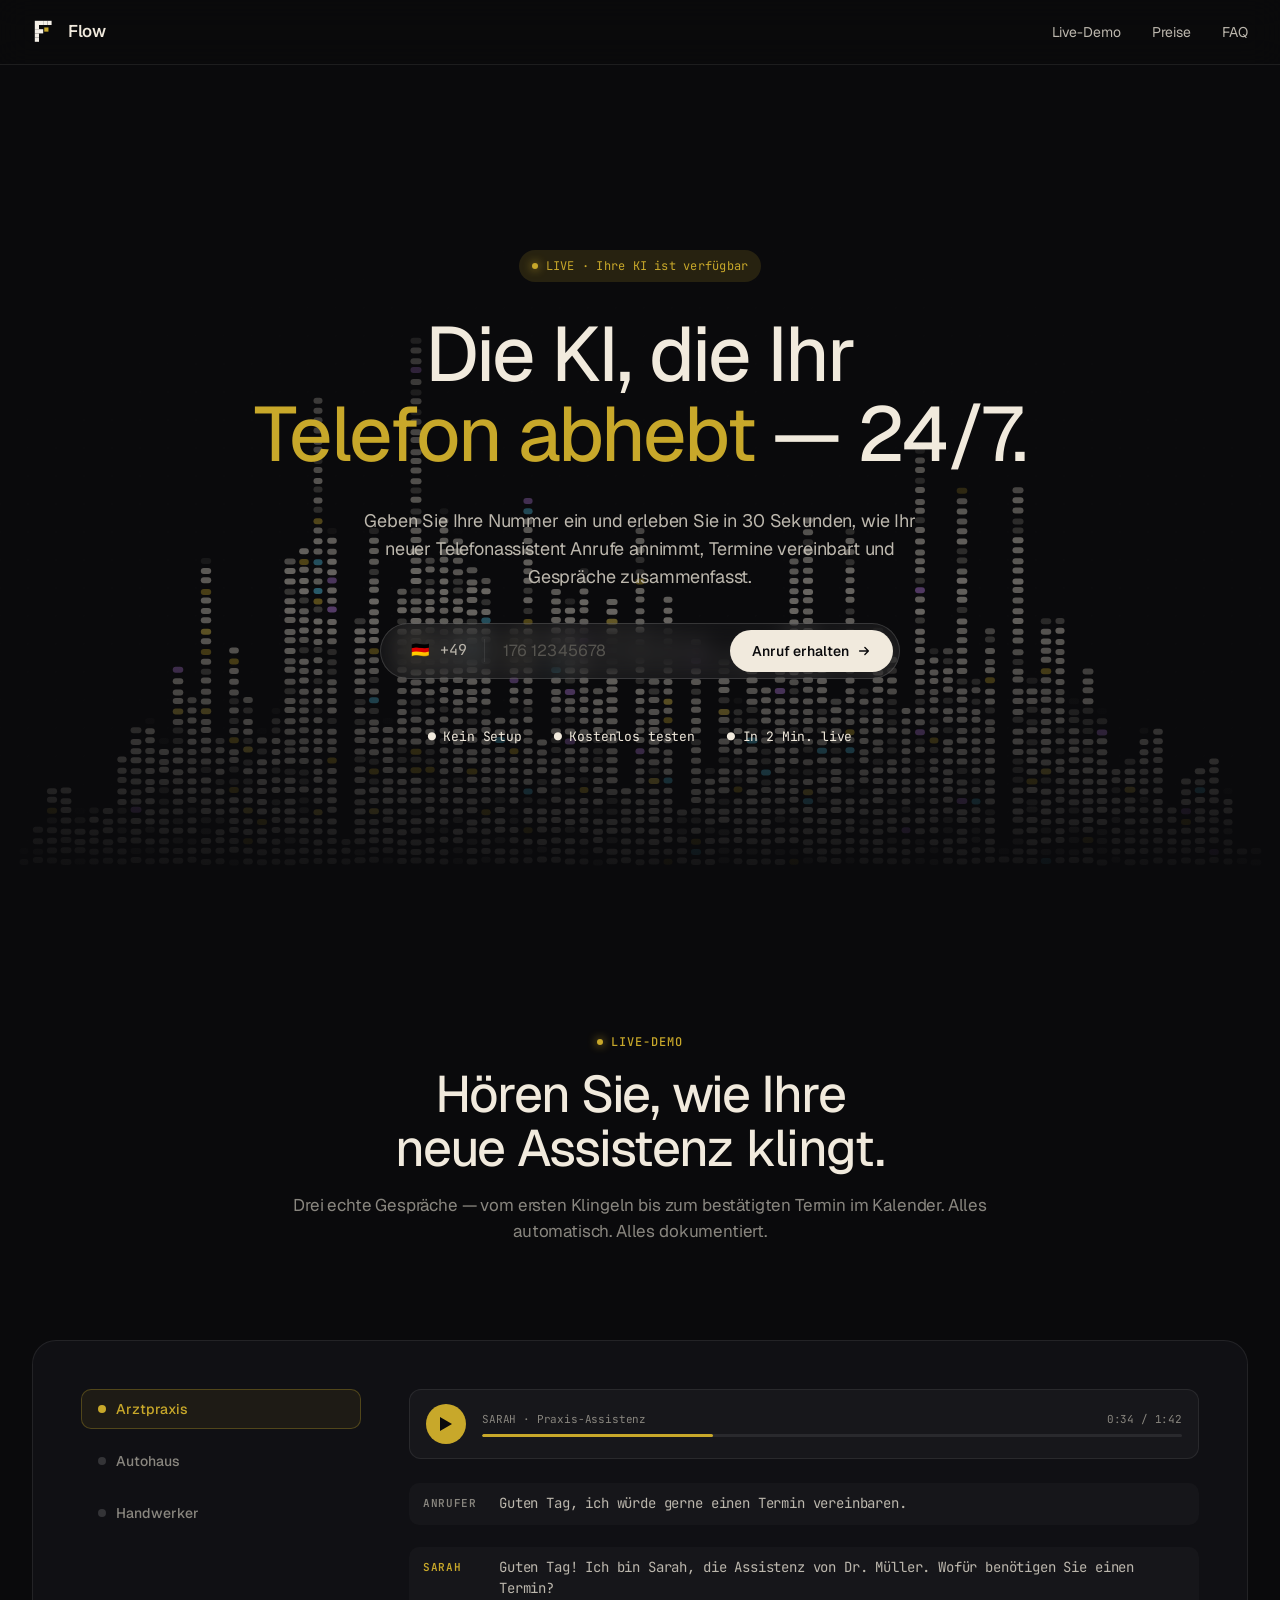
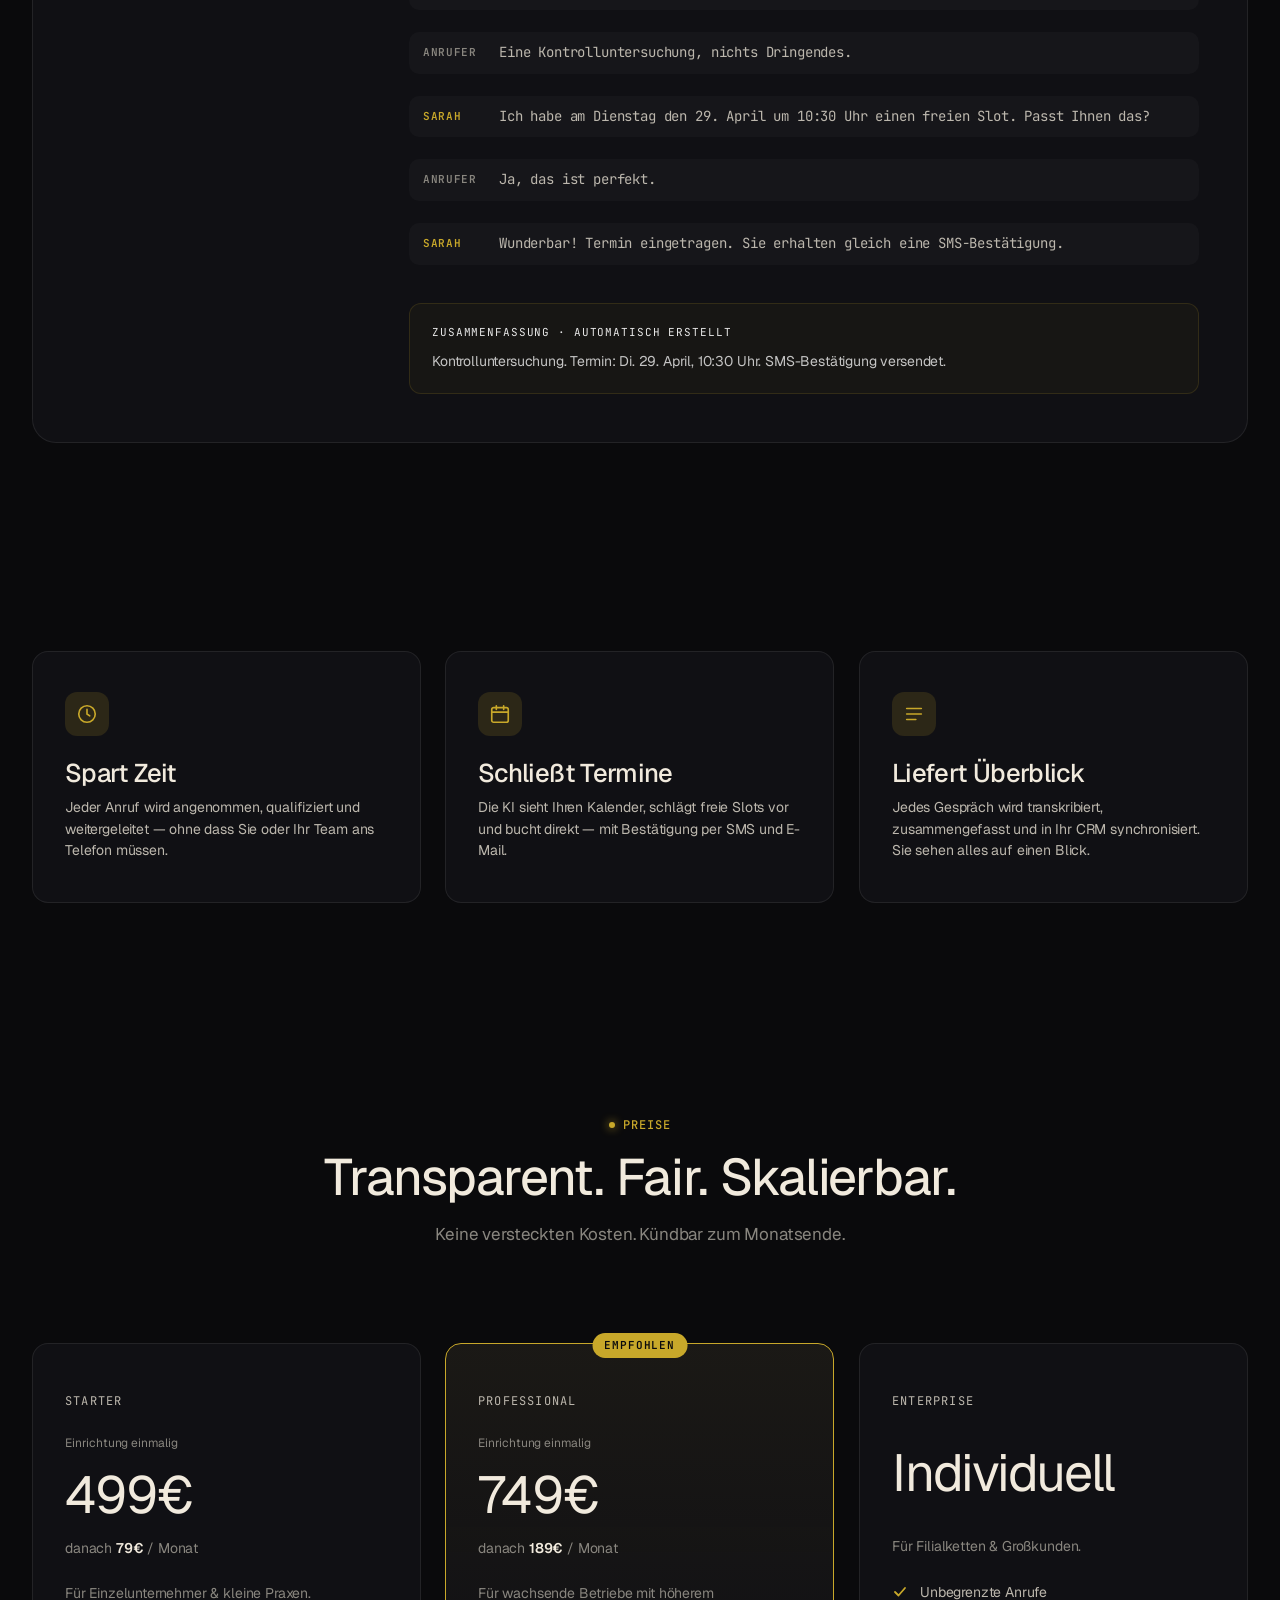
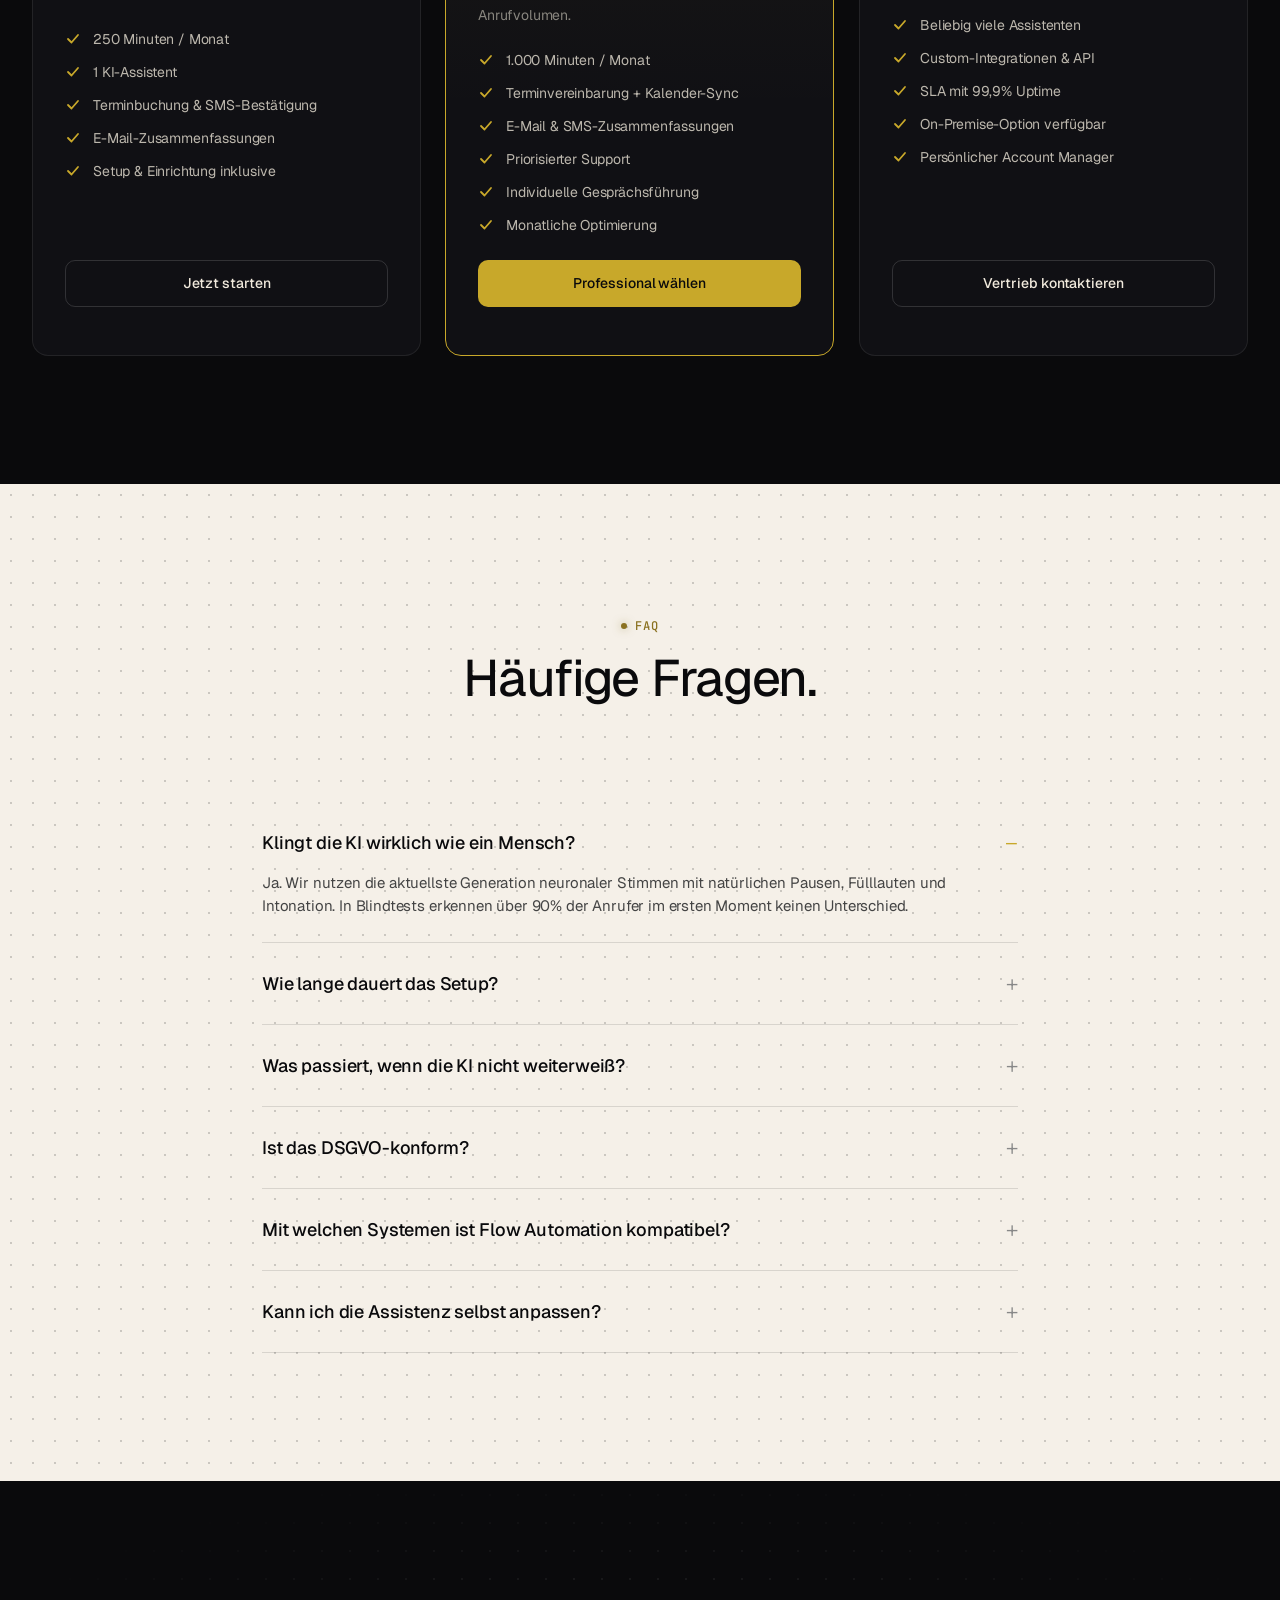
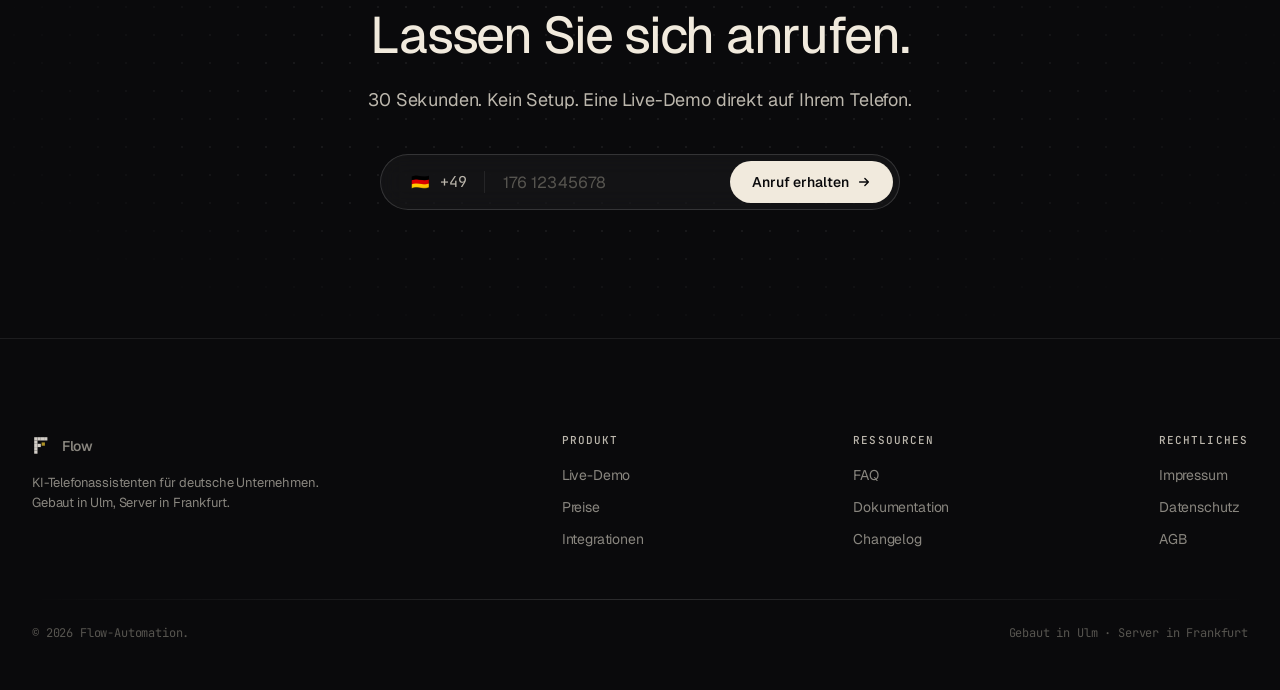
<file: index.html>
<!doctype html>
<html lang="de">
<head>
<meta charset="utf-8" />
<title>Flow Automation — KI-Telefonassistenten, die Termine schließen</title>
<meta name="viewport" content="width=device-width, initial-scale=1" />
<link rel="icon" type="image/svg+xml" href="data:image/svg+xml,<svg viewBox='0 0 80 80' xmlns='http://www.w3.org/2000/svg'><g fill='%23F5F0E8'><rect x='8' y='8' width='12' height='12'/><rect x='20' y='8' width='12' height='12'/><rect x='32' y='8' width='12' height='12'/><rect x='44' y='8' width='12' height='12'/><rect x='8' y='20' width='12' height='12'/><rect x='8' y='32' width='12' height='12'/><rect x='8' y='44' width='12' height='12'/><rect x='8' y='56' width='12' height='12'/><rect x='20' y='32' width='12' height='12'/></g><rect x='35' y='27' width='12' height='12' fill='%23C8A82A'/></svg>" />
<link rel="preconnect" href="https://fonts.googleapis.com">
<link rel="preconnect" href="https://fonts.gstatic.com" crossorigin>
<link rel="stylesheet" href="https://fonts.googleapis.com/css2?family=Geist:wght@300;400;450;500;550;600&family=JetBrains+Mono:wght@400;500;600&display=swap">
<style>
/* ═══════════════════════════════════════════════════════════════════════
   Flow Automation — Design System
   Dark premium SaaS, voice-forward (Vapi × Linear)
   ═══════════════════════════════════════════════════════════════════════ */

:root {
  /* ── Colors ─────────────────────────────────────────────────────── */
  --bg:          #0a0a0c;
  --bg-elev-1:  #101014;
  --bg-elev-2:  #16161c;
  --border:     rgba(255, 255, 255, 0.08);
  --border-strong: rgba(255, 255, 255, 0.14);

  --cream:      oklch(0.94 0.02 85);     /* primary text / accent */
  --cream-dim:  oklch(0.78 0.015 85);
  --muted:      oklch(0.62 0.01 85);
  --subtle:     oklch(0.45 0.008 85);

  --mint:       #C8A82A;                 /* primary accent — gold */
  --mint-soft:  rgba(200, 168, 42, 0.15);
  --cyan:       oklch(0.82 0.12 220);
  --purple:     oklch(0.72 0.16 310);
  --pink:       oklch(0.78 0.17 350);
  --yellow:     oklch(0.88 0.15 95);

  /* ── Type ───────────────────────────────────────────────────────── */
  --font-sans: "Geist", -apple-system, BlinkMacSystemFont, "Segoe UI", system-ui, sans-serif;
  --font-mono: "JetBrains Mono", ui-monospace, "SF Mono", Menlo, monospace;

  /* ── Spacing scale (8pt) ───────────────────────────────────────── */
  --sp-1: 4px;
  --sp-2: 8px;
  --sp-3: 12px;
  --sp-4: 16px;
  --sp-5: 24px;
  --sp-6: 32px;
  --sp-7: 48px;
  --sp-8: 64px;
  --sp-9: 96px;
  --sp-10: 128px;

  --radius-sm: 6px;
  --radius-md: 10px;
  --radius-lg: 16px;
  --radius-xl: 24px;
  --radius-pill: 999px;

  --shadow-glow: 0 0 40px rgba(200, 168, 42, 0.15);
  --shadow-lift: 0 20px 60px rgba(0, 0, 0, 0.4);
}

/* ── Reset ────────────────────────────────────────────────────────── */
*, *::before, *::after { box-sizing: border-box; }

html, body {
  margin: 0;
  padding: 0;
  background: var(--bg);
  color: var(--cream);
  font-family: var(--font-sans);
  font-size: 16px;
  line-height: 1.5;
  -webkit-font-smoothing: antialiased;
  -moz-osx-font-smoothing: grayscale;
  letter-spacing: -0.01em;
}

body {
  overflow-x: hidden;
}

/* ── Typography ───────────────────────────────────────────────────── */
h1, h2, h3, h4 {
  margin: 0;
  font-weight: 500;
  letter-spacing: -0.025em;
  line-height: 1.05;
  color: var(--cream);
}

h1 { font-size: clamp(44px, 6vw, 84px); font-weight: 450; }
h2 { font-size: clamp(32px, 4vw, 56px); font-weight: 450; }
h3 { font-size: clamp(20px, 2vw, 28px); }
h4 { font-size: 18px; }

p { margin: 0; color: var(--cream-dim); line-height: 1.55; }

.eyebrow {
  font-family: var(--font-mono);
  font-size: 12px;
  font-weight: 500;
  letter-spacing: 0.08em;
  text-transform: uppercase;
  color: var(--mint);
  display: inline-flex;
  align-items: center;
  gap: var(--sp-2);
}

.eyebrow::before {
  content: "";
  width: 6px;
  height: 6px;
  border-radius: 50%;
  background: var(--mint);
  box-shadow: 0 0 10px var(--mint);
  animation: pulse 2s ease-in-out infinite;
}

@keyframes pulse {
  0%, 100% { opacity: 1; transform: scale(1); }
  50% { opacity: 0.5; transform: scale(0.8); }
}

.mono { font-family: var(--font-mono); }

/* ── Layout ───────────────────────────────────────────────────────── */
.container {
  width: 100%;
  max-width: 1280px;
  margin: 0 auto;
  padding: 0 var(--sp-6);
}

section {
  position: relative;
}

/* ── Nav ──────────────────────────────────────────────────────────── */
.nav {
  position: fixed;
  top: 0; left: 0; right: 0;
  z-index: 50;
  backdrop-filter: blur(16px);
  -webkit-backdrop-filter: blur(16px);
  background: rgba(10, 10, 12, 0.6);
  border-bottom: 1px solid var(--border);
}

.nav-inner {
  display: flex;
  align-items: center;
  justify-content: space-between;
  height: 64px;
  max-width: 1280px;
  margin: 0 auto;
  padding: 0 var(--sp-6);
}

.nav-brand {
  font-family: var(--font-sans);
  font-weight: 550;
  font-size: 17px;
  letter-spacing: -0.02em;
  color: var(--cream);
  text-decoration: none;
  display: flex;
  align-items: center;
  gap: var(--sp-2);
}

.nav-brand-dot {
  width: 8px;
  height: 8px;
  border-radius: 50%;
  background: var(--mint);
  box-shadow: 0 0 12px var(--mint);
}

.nav-links {
  display: flex;
  gap: var(--sp-6);
  list-style: none;
  margin: 0;
  padding: 0;
}

.nav-links a {
  color: var(--cream-dim);
  text-decoration: none;
  font-size: 14px;
  transition: color 0.15s;
}
.nav-links a:hover { color: var(--cream); }

/* ── Buttons ──────────────────────────────────────────────────────── */
.btn {
  display: inline-flex;
  align-items: center;
  gap: var(--sp-2);
  padding: var(--sp-3) var(--sp-5);
  font-family: var(--font-sans);
  font-size: 14px;
  font-weight: 500;
  letter-spacing: -0.005em;
  border-radius: var(--radius-md);
  border: 1px solid transparent;
  cursor: pointer;
  transition: all 0.15s ease;
  text-decoration: none;
  white-space: nowrap;
}

.btn-primary {
  background: var(--cream);
  color: #0a0a0c;
  border-color: var(--cream);
}
.btn-primary:hover {
  background: #fff;
  transform: translateY(-1px);
}

.btn-ghost {
  background: transparent;
  color: var(--cream);
  border-color: var(--border-strong);
}
.btn-ghost:hover {
  background: rgba(255, 255, 255, 0.04);
  border-color: var(--cream-dim);
}

.btn-mint {
  background: var(--mint);
  color: #0a0a0c;
}
.btn-mint:hover {
  background: #D4B432;
  box-shadow: 0 0 30px var(--mint-soft);
  transform: translateY(-1px);
}

/* ── Phone input (hero CTA) ───────────────────────────────────────── */
.phone-cta {
  display: flex;
  align-items: center;
  gap: 2px;
  background: rgba(255, 255, 255, 0.04);
  border: 1px solid var(--border-strong);
  border-radius: var(--radius-pill);
  padding: 6px;
  max-width: 520px;
  width: 100%;
  backdrop-filter: blur(12px);
  transition: border-color 0.2s, box-shadow 0.2s;
}
.phone-cta:focus-within {
  border-color: var(--mint);
  box-shadow: 0 0 0 4px var(--mint-soft);
}

.phone-cta-prefix {
  display: flex;
  align-items: center;
  gap: var(--sp-2);
  padding: 0 var(--sp-4) 0 var(--sp-5);
  color: var(--cream-dim);
  font-size: 15px;
  font-family: var(--font-mono);
  letter-spacing: 0.02em;
  border-right: 1px solid var(--border);
}

.phone-cta-input {
  flex: 1;
  background: transparent;
  border: none;
  outline: none;
  color: var(--cream);
  font-family: var(--font-sans);
  font-size: 16px;
  padding: 0 var(--sp-4);
  letter-spacing: 0.01em;
  min-width: 0;
}
.phone-cta-input::placeholder { color: var(--subtle); }

.phone-cta-submit {
  display: inline-flex;
  align-items: center;
  gap: var(--sp-2);
  padding: 12px 22px;
  background: var(--cream);
  color: #0a0a0c;
  border: none;
  border-radius: var(--radius-pill);
  font-family: var(--font-sans);
  font-size: 14px;
  font-weight: 550;
  cursor: pointer;
  transition: all 0.15s ease;
  white-space: nowrap;
}
.phone-cta-submit:hover {
  background: var(--mint);
  box-shadow: 0 0 24px var(--mint-soft);
}

/* ── Badges / chips ───────────────────────────────────────────────── */
.chip {
  display: inline-flex;
  align-items: center;
  gap: var(--sp-2);
  padding: 6px 12px;
  font-size: 12px;
  font-family: var(--font-mono);
  color: var(--cream-dim);
  background: rgba(255, 255, 255, 0.03);
  border: 1px solid var(--border);
  border-radius: var(--radius-pill);
  letter-spacing: 0.02em;
}

.chip-mint {
  color: var(--mint);
  background: var(--mint-soft);
  border-color: transparent;
}

/* ── Card ─────────────────────────────────────────────────────────── */
.card {
  background: var(--bg-elev-1);
  border: 1px solid var(--border);
  border-radius: var(--radius-lg);
  padding: var(--sp-6);
  transition: border-color 0.2s;
}
.card:hover { border-color: var(--border-strong); }

/* ── Dot grid background ──────────────────────────────────────────── */
.dot-grid-bg {
  position: absolute;
  inset: 0;
  background-image: radial-gradient(circle, rgba(255,255,255,0.06) 1px, transparent 1px);
  background-size: 28px 28px;
  pointer-events: none;
  mask-image: radial-gradient(ellipse at center, black 40%, transparent 80%);
}

/* ── Section header ───────────────────────────────────────────────── */
.section-header {
  text-align: center;
  max-width: 720px;
  margin: 0 auto var(--sp-9);
}
.section-header h2 { margin-top: var(--sp-4); }
.section-header p { margin-top: var(--sp-4); font-size: 17px; color: var(--muted); }

/* ── Divider ──────────────────────────────────────────────────────── */
.divider {
  height: 1px;
  background: linear-gradient(90deg, transparent, var(--border-strong), transparent);
}

/* ── Hero section common ──────────────────────────────────────────── */
.hero {
  position: relative;
  min-height: 100vh;
  display: flex;
  align-items: center;
  justify-content: center;
  padding-top: 96px;
  overflow: hidden;
}

/* ── Hero ambient visualizer (scrolls with hero, not fixed) ─────────── */
.hero-viz {
  position: absolute;
  inset: 0;
  z-index: 0;
  pointer-events: none;
  opacity: 0.55;
  /* Soft radial vignette so it fades behind content */
  -webkit-mask-image: radial-gradient(ellipse 90% 75% at 50% 80%, black 0%, rgba(0,0,0,0.7) 45%, transparent 90%);
          mask-image: radial-gradient(ellipse 90% 75% at 50% 80%, black 0%, rgba(0,0,0,0.7) 45%, transparent 90%);
}

.hero-viz-overlay {
  position: absolute;
  inset: 0;
  z-index: 1;
  pointer-events: none;
  background:
    radial-gradient(ellipse 60% 50% at 50% 40%, rgba(10,10,12,0.55) 0%, transparent 70%),
    linear-gradient(180deg, rgba(10,10,12,0.4) 0%, transparent 15%, transparent 65%, rgba(10,10,12,1) 100%);
}

/* Make sure hero content sits above the viz */
.hero .hero-content { position: relative; z-index: 2; }

.hero-content {
  position: relative;
  z-index: 2;
  width: 100%;
  max-width: 1280px;
  padding: 0 var(--sp-6);
}

/* ── Variant selector (design-comparison header) ──────────────────── */
.variant-bar {
  position: fixed;
  top: 80px;
  left: 50%;
  transform: translateX(-50%);
  z-index: 60;
  display: flex;
  gap: 2px;
  background: var(--bg-elev-1);
  border: 1px solid var(--border);
  border-radius: var(--radius-pill);
  padding: 4px;
  backdrop-filter: blur(16px);
}
.variant-bar button {
  padding: 8px 18px;
  font-family: var(--font-mono);
  font-size: 11px;
  letter-spacing: 0.06em;
  text-transform: uppercase;
  color: var(--muted);
  background: transparent;
  border: none;
  border-radius: var(--radius-pill);
  cursor: pointer;
  transition: all 0.15s;
}
.variant-bar button.active {
  background: var(--cream);
  color: #0a0a0c;
}
.variant-bar button:not(.active):hover { color: var(--cream); }

/* Make sections transparent so the ambient viz shows through */
section { background: transparent; }
.hero { background: transparent; }

/* ── Entrance & scroll animations ───────────────────────────────── */
[data-anim] {
  will-change: opacity, transform;
  transition: opacity 0.7s cubic-bezier(0.16, 1, 0.3, 1),
              transform 0.7s cubic-bezier(0.16, 1, 0.3, 1);
}
[data-anim="left"]  { opacity: 0; transform: translateX(-44px); }
[data-anim="down"]  { opacity: 0; transform: translateY(-44px); }
[data-anim="up"]    { opacity: 0; transform: translateY(44px); }
[data-anim="fade"]  { opacity: 0; transform: translateY(20px); }
[data-anim].anim-in { opacity: 1 !important; transform: none !important; }

.hero-word {
  display: inline-block;
  opacity: 0;
  transform: translateY(-16px);
  transition: opacity 0.45s ease, transform 0.45s cubic-bezier(0.16, 1, 0.3, 1);
}
.hero-word.anim-in { opacity: 1; transform: none; }

/* ── FAQ ──────────────────────────────────────────────────────────── */

/* Cream section with dot grid */
.section-cream {
  background-color: #F5F0E8;
  background-image: radial-gradient(circle, rgba(10, 10, 12, 0.18) 1px, transparent 1px);
  background-size: 22px 22px;
  position: relative;
}
.section-cream .eyebrow { color: #8a7120; }
.section-cream .eyebrow::before { background: #8a7120; box-shadow: 0 0 8px rgba(138,113,32,0.5); }
.section-cream h2 { color: #0A0A0C; }
.section-cream .section-header p { color: #555; }

.faq-item {
  border-bottom: 1px solid rgba(10,10,12,0.12);
  padding: var(--sp-5) 0;
  cursor: pointer;
}
.faq-item summary {
  display: flex;
  justify-content: space-between;
  align-items: center;
  list-style: none;
  font-size: 18px;
  font-weight: 500;
  color: #0A0A0C;
}
.faq-item summary::-webkit-details-marker { display: none; }
.faq-item summary::after {
  content: "+";
  font-size: 22px;
  color: #888;
  font-weight: 300;
  transition: transform 0.2s;
}
.faq-item[open] summary::after {
  content: "–";
  color: var(--mint);
}
.faq-item[open] summary { color: #0A0A0C; }
.faq-item p {
  margin-top: var(--sp-3);
  color: #444;
  max-width: 720px;
  font-size: 15px;
}

/* ── Pricing ──────────────────────────────────────────────────────── */
.pricing-grid {
  display: grid;
  grid-template-columns: repeat(3, 1fr);
  gap: var(--sp-5);
}
@media (max-width: 900px) {
  .pricing-grid { grid-template-columns: 1fr; }
}

.price-card {
  background: var(--bg-elev-1);
  border: 1px solid var(--border);
  border-radius: var(--radius-lg);
  padding: var(--sp-7) var(--sp-6);
  display: flex;
  flex-direction: column;
  gap: var(--sp-5);
  position: relative;
  transition: border-color 0.2s;
}
.price-card:hover { border-color: var(--border-strong); }

.price-card.is-featured {
  border-color: var(--mint);
  background: linear-gradient(180deg, rgba(200,168,42,0.06), transparent 60%), var(--bg-elev-1);
}
.price-card.is-featured::before {
  content: "Empfohlen";
  position: absolute;
  top: -11px;
  left: 50%;
  transform: translateX(-50%);
  background: var(--mint);
  color: #0a0a0c;
  font-family: var(--font-mono);
  font-size: 11px;
  font-weight: 600;
  letter-spacing: 0.08em;
  text-transform: uppercase;
  padding: 4px 12px;
  border-radius: var(--radius-pill);
}

.price-tier-name {
  font-family: var(--font-mono);
  font-size: 12px;
  letter-spacing: 0.1em;
  text-transform: uppercase;
  color: var(--cream-dim);
}
.price-amount {
  display: flex;
  align-items: baseline;
  gap: var(--sp-2);
}
.price-amount .num {
  font-size: 52px;
  font-weight: 400;
  letter-spacing: -0.03em;
  color: var(--cream);
}
.price-amount .unit {
  color: var(--muted);
  font-size: 14px;
}

.price-features {
  list-style: none;
  padding: 0;
  margin: 0;
  display: flex;
  flex-direction: column;
  gap: var(--sp-3);
}
.price-features li {
  display: flex;
  gap: var(--sp-3);
  font-size: 14px;
  color: var(--cream-dim);
  align-items: flex-start;
}
.price-features li::before {
  content: "";
  flex-shrink: 0;
  width: 16px;
  height: 16px;
  margin-top: 2px;
  background: var(--mint);
  mask: url("data:image/svg+xml;utf8,<svg xmlns='http://www.w3.org/2000/svg' viewBox='0 0 16 16'><path d='M3 8l3.5 3.5L13 4' fill='none' stroke='black' stroke-width='1.8' stroke-linecap='round' stroke-linejoin='round'/></svg>") center/contain no-repeat;
  -webkit-mask: url("data:image/svg+xml;utf8,<svg xmlns='http://www.w3.org/2000/svg' viewBox='0 0 16 16'><path d='M3 8l3.5 3.5L13 4' fill='none' stroke='black' stroke-width='1.8' stroke-linecap='round' stroke-linejoin='round'/></svg>") center/contain no-repeat;
}

/* ── Demo call card ───────────────────────────────────────────────── */
.demo-shell {
  background: var(--bg-elev-1);
  border: 1px solid var(--border);
  border-radius: var(--radius-xl);
  padding: var(--sp-7);
  position: relative;
  overflow: hidden;
}

.demo-transcript {
  display: flex;
  flex-direction: column;
  gap: var(--sp-3);
  font-family: var(--font-mono);
  font-size: 13px;
}
.demo-line {
  display: flex;
  gap: var(--sp-4);
  padding: 10px 14px;
  border-radius: var(--radius-md);
  background: rgba(255, 255, 255, 0.025);
}
.demo-line .speaker {
  flex-shrink: 0;
  width: 56px;
  color: var(--muted);
  letter-spacing: 0.06em;
  text-transform: uppercase;
  font-size: 11px;
  padding-top: 2px;
}
.demo-line .text { color: var(--cream-dim); line-height: 1.55; }
.demo-line.is-ai .speaker { color: var(--mint); }

/* ── Footer ───────────────────────────────────────────────────────── */
.footer {
  border-top: 1px solid var(--border);
  padding: var(--sp-9) 0 var(--sp-7);
  color: var(--muted);
}
.footer-inner {
  display: flex;
  justify-content: space-between;
  align-items: flex-start;
  gap: var(--sp-7);
  flex-wrap: wrap;
}
.footer h4 {
  font-family: var(--font-mono);
  font-size: 11px;
  letter-spacing: 0.1em;
  text-transform: uppercase;
  color: var(--cream-dim);
  margin-bottom: var(--sp-4);
  font-weight: 500;
}
.footer ul { list-style: none; padding: 0; margin: 0; display: flex; flex-direction: column; gap: var(--sp-2); }
.footer a { color: var(--muted); text-decoration: none; font-size: 14px; transition: color 0.15s; }
.footer a:hover { color: var(--cream); }

/* ── Mobile ───────────────────────────────────────────────────────── */
@media (max-width: 768px) {
  .container { padding: 0 var(--sp-4); }

  /* Nav: nur Brand anzeigen */
  .nav-links { display: none !important; }
  .nav-inner .btn { display: none !important; }

  /* Sections */
  #demo, #pricing, #faq { padding: 64px 0 !important; }
  .section-features { padding: 48px 0 !important; }
  .section-final-cta { padding: 80px 0 !important; }

  /* Section header */
  .section-header { margin-bottom: var(--sp-7); }
  .section-header p { font-size: 15px; }

  /* Hero */
  .hero { padding-top: 72px; padding-bottom: var(--sp-9); }
  .hero-trust-row {
    flex-wrap: wrap !important;
    gap: 12px !important;
    justify-content: center;
  }

  /* Demo: tabs horizontal über dem Transkript */
  .demo-shell { padding: var(--sp-5); }
  .demo-inner-grid { grid-template-columns: 1fr !important; gap: 24px !important; }
  #demoTabs {
    flex-direction: row !important;
    flex-wrap: wrap !important;
    gap: 8px !important;
  }
  #demoTabs > button {
    width: auto !important;
    flex: 1 1 auto;
    min-width: 80px;
    text-align: center !important;
    justify-content: center !important;
  }

  /* Features 3-col → 1-col */
  .features-grid-3col { grid-template-columns: 1fr !important; }

  /* Footer */
  .footer { padding: var(--sp-7) 0 var(--sp-5); }
  .footer-bottom-row { flex-direction: column !important; gap: var(--sp-2); }
}

@media (max-width: 480px) {
  h1 { font-size: clamp(34px, 10vw, 44px); }

  /* Phone CTA: vertikal stapeln */
  .phone-cta {
    flex-direction: column;
    border-radius: var(--radius-lg);
    align-items: stretch;
    gap: 0;
  }
  .phone-cta-prefix {
    border-right: none;
    border-bottom: 1px solid var(--border);
    padding: var(--sp-3) var(--sp-4);
  }
  .phone-cta-input { padding: var(--sp-3) var(--sp-4); }
  .phone-cta-submit { justify-content: center; margin-top: 4px; }

  /* FAQ */
  .faq-item summary { font-size: 15px; }
}

</style>
</head>
<body>

<!-- ═══ Navigation ═══ -->
<nav class="nav">
  <div class="nav-inner">
    <a href="#" class="nav-brand">
      <svg viewBox="0 0 80 80" width="28" height="28" xmlns="http://www.w3.org/2000/svg" style="flex-shrink:0;">
        <g fill="#F5F0E8">
          <rect x="8" y="8" width="12" height="12"/>
          <rect x="20" y="8" width="12" height="12"/>
          <rect x="32" y="8" width="12" height="12"/>
          <rect x="44" y="8" width="12" height="12"/>
          <rect x="8" y="20" width="12" height="12"/>
          <rect x="8" y="32" width="12" height="12"/>
          <rect x="8" y="44" width="12" height="12"/>
          <rect x="8" y="56" width="12" height="12"/>
          <rect x="20" y="32" width="12" height="12"/>
        </g>
        <rect x="35" y="27" width="12" height="12" fill="#C8A82A"/>
      </svg>
      Flow
    </a>
    <ul class="nav-links">
      <li><a href="#demo">Live-Demo</a></li>
      <li><a href="#pricing">Preise</a></li>
      <li><a href="#faq">FAQ</a></li>
    </ul>
  </div>
</nav>

<!-- ═══ HERO — Ambient viz lives inside hero, scrolls away ═══ -->
<section class="hero" id="hero">
  <div class="hero-viz" id="heroViz"></div>
  <div class="hero-viz-overlay"></div>
  <div class="hero-content" style="text-align:center; display:flex; flex-direction:column; align-items:center; gap:32px;">
    <span class="chip chip-mint">
      <span style="width:6px; height:6px; border-radius:50%; background:currentColor; box-shadow:0 0 10px currentColor;"></span>
      LIVE · Ihre KI ist verfügbar
    </span>
    <h1 style="max-width:900px; text-wrap:balance;">
      Die KI, die Ihr<br>
      <span style="color:var(--mint);">Telefon abhebt</span> — 24/7.
    </h1>
    <p style="max-width:580px; font-size:18px; color:var(--cream-dim); text-wrap:pretty;">
      Geben Sie Ihre Nummer ein und erleben Sie in 30 Sekunden, wie Ihr neuer Telefonassistent Anrufe annimmt, Termine vereinbart und Gespräche zusammenfasst.
    </p>
    <form class="phone-cta" onsubmit="handleCallRequest(event, this);">
      <div class="phone-cta-prefix">
        🇩🇪 +49
      </div>
      <input class="phone-cta-input" type="tel" placeholder="176 12345678" autocomplete="tel">
      <button type="submit" class="phone-cta-submit">
        Anruf erhalten
        <svg width="14" height="14" viewBox="0 0 16 16" fill="none"><path d="M3 8h10m-4-4l4 4-4 4" stroke="currentColor" stroke-width="1.6" stroke-linecap="round" stroke-linejoin="round"/></svg>
      </button>
    </form>
    <div class="call-feedback" style="display:none; margin-top:12px; font-family:var(--font-mono); font-size:13px;"></div>
    <div class="hero-trust-row" style="display:flex; gap:32px; margin-top:16px; color:var(--cream); font-size:13px; font-family:var(--font-mono);">
      <span>● Kein Setup</span>
      <span>● Kostenlos testen</span>
      <span>● In 2 Min. live</span>
    </div>
  </div>
</section>

<!-- ═══ Live-Demo Section ═══ -->
<section id="demo" style="padding: 128px 0;">
  <div class="container">
    <div class="section-header" data-anim="left">
      <span class="eyebrow">Live-Demo</span>
      <h2>Hören Sie, wie Ihre<br>neue Assistenz klingt.</h2>
      <p>Drei echte Gespräche — vom ersten Klingeln bis zum bestätigten Termin im Kalender. Alles automatisch. Alles dokumentiert.</p>
    </div>

    <div class="demo-shell" data-anim="left" data-anim-delay="200">
      <div class="demo-inner-grid" style="display:grid; grid-template-columns: 280px 1fr; gap:48px; align-items:start;">
        <div id="demoTabs" style="display:flex; flex-direction:column; gap:12px;">
          <!-- Tabs injected by JS -->
        </div>

        <div>
          <!-- Player mini -->
          <div style="display:flex; align-items:center; gap:16px; padding: 14px 16px; background: rgba(255,255,255,0.03); border:1px solid var(--border); border-radius: 12px; margin-bottom: 24px;">
            <button style="width:40px; height:40px; border-radius:50%; border:none; background:var(--mint); cursor:pointer; display:flex; align-items:center; justify-content:center; flex-shrink:0;">
              <svg width="12" height="14" viewBox="0 0 12 14" fill="#0a0a0c"><path d="M0 0v14l12-7z"/></svg>
            </button>
            <div style="flex:1; display:flex; flex-direction:column; gap:6px;">
              <div style="display:flex; justify-content:space-between; font-family:var(--font-mono); font-size:11px; color:var(--muted);">
                <span id="demoSpeaker">SARAH · Ihre Praxis-Assistenz</span>
                <span id="demoPlayerTime">00:34 / 01:42</span>
              </div>
              <div style="height:3px; background:rgba(255,255,255,0.08); border-radius:999px; overflow:hidden;">
                <div id="demoProgress" style="height:100%; width:33%; background:var(--mint); border-radius:999px; transition: width 0.4s ease;"></div>
              </div>
            </div>
          </div>

          <!-- Transcript -->
          <div class="demo-transcript" id="demoTranscript">
            <!-- Lines injected by JS -->
          </div>

          <!-- Summary card -->
          <div style="margin-top: 28px; padding: 20px 22px; background: rgba(200,168,42,0.04); border:1px solid var(--mint-soft); border-radius: 12px;">
            <div style="font-family:var(--font-mono); font-size:11px; letter-spacing:0.08em; color:rgba(255,255,255,0.9); text-transform:uppercase; margin-bottom: 10px;">Zusammenfassung · automatisch erstellt</div>
            <div id="demoSummary" style="color:rgba(255,255,255,0.75); font-size:14px; line-height:1.6;"></div>
          </div>
        </div>
      </div>
    </div>
  </div>
</section>

<!-- ═══ Features row (kurz, 3 USPs) ═══ -->
<section class="section-features" style="padding: 80px 0;">
  <div class="container">
    <div class="features-grid-3col" style="display:grid; grid-template-columns: repeat(3, 1fr); gap:24px;">
      <div class="card" style="padding:40px 32px;" data-anim="down" data-anim-delay="0">
        <div style="width:44px; height:44px; border-radius:12px; background: var(--mint-soft); display:flex; align-items:center; justify-content:center; margin-bottom:24px;">
          <svg width="22" height="22" viewBox="0 0 24 24" fill="none" stroke="#C8A82A" stroke-width="1.8" stroke-linecap="round"><circle cx="12" cy="12" r="9"/><path d="M12 7v5l3 2"/></svg>
        </div>
        <h3 style="margin-bottom:10px;">Spart Zeit</h3>
        <p style="font-size:14px;">Jeder Anruf wird angenommen, qualifiziert und weitergeleitet — ohne dass Sie oder Ihr Team ans Telefon müssen.</p>
      </div>
      <div class="card" style="padding:40px 32px;" data-anim="up" data-anim-delay="150">
        <div style="width:44px; height:44px; border-radius:12px; background: var(--mint-soft); display:flex; align-items:center; justify-content:center; margin-bottom:24px;">
          <svg width="22" height="22" viewBox="0 0 24 24" fill="none" stroke="#C8A82A" stroke-width="1.8" stroke-linecap="round"><rect x="3" y="5" width="18" height="16" rx="2"/><path d="M3 10h18M8 3v4M16 3v4"/></svg>
        </div>
        <h3 style="margin-bottom:10px;">Schließt Termine</h3>
        <p style="font-size:14px;">Die KI sieht Ihren Kalender, schlägt freie Slots vor und bucht direkt — mit Bestätigung per SMS und E-Mail.</p>
      </div>
      <div class="card" style="padding:40px 32px;" data-anim="down" data-anim-delay="300">
        <div style="width:44px; height:44px; border-radius:12px; background: var(--mint-soft); display:flex; align-items:center; justify-content:center; margin-bottom:24px;">
          <svg width="22" height="22" viewBox="0 0 24 24" fill="none" stroke="#C8A82A" stroke-width="1.8" stroke-linecap="round"><path d="M4 6h16M4 12h16M4 18h10"/></svg>
        </div>
        <h3 style="margin-bottom:10px;">Liefert Überblick</h3>
        <p style="font-size:14px;">Jedes Gespräch wird transkribiert, zusammengefasst und in Ihr CRM synchronisiert. Sie sehen alles auf einen Blick.</p>
      </div>
    </div>
  </div>
</section>

<!-- ═══ Pricing ═══ -->
<section id="pricing" style="padding: 128px 0;">
  <div class="container">
    <div class="section-header">
      <span class="eyebrow">Preise</span>
      <h2 data-anim="fade">Transparent. Fair. Skalierbar.</h2>
      <p data-anim="fade" data-anim-delay="100">Keine versteckten Kosten. Kündbar zum Monatsende.</p>
    </div>

    <div class="pricing-grid">
      <div class="price-card" data-anim="fade" data-anim-delay="0">
        <div class="price-tier-name">Starter</div>
        <div style="display:flex; flex-direction:column; gap:4px;">
          <span style="font-size:12px; color:var(--muted);">Einrichtung einmalig</span>
          <div class="price-amount">
            <span class="num">499€</span>
          </div>
          <div style="font-size:14px; color:var(--muted);">danach <span style="color:var(--cream); font-weight:600;">79€</span> / Monat</div>
        </div>
        <p style="font-size:14px; color:var(--muted);">Für Einzelunternehmer & kleine Praxen.</p>
        <ul class="price-features">
          <li>250 Minuten / Monat</li>
          <li>1 KI-Assistent</li>
          <li>Terminbuchung & SMS-Bestätigung</li>
          <li>E-Mail-Zusammenfassungen</li>
          <li>Setup & Einrichtung inklusive</li>
        </ul>
        <a href="#hero" class="btn btn-ghost" style="justify-content:center; margin-top:auto;">Jetzt starten</a>
      </div>

      <div class="price-card is-featured" data-anim="fade" data-anim-delay="150">
        <div class="price-tier-name">Professional</div>
        <div style="display:flex; flex-direction:column; gap:4px;">
          <span style="font-size:12px; color:var(--muted);">Einrichtung einmalig</span>
          <div class="price-amount">
            <span class="num">749€</span>
          </div>
          <div style="font-size:14px; color:var(--muted);">danach <span style="color:var(--cream); font-weight:600;">189€</span> / Monat</div>
        </div>
        <p style="font-size:14px; color:var(--muted);">Für wachsende Betriebe mit höherem Anrufvolumen.</p>
        <ul class="price-features">
          <li>1.000 Minuten / Monat</li>
          <li>Terminvereinbarung + Kalender-Sync</li>
          <li>E-Mail & SMS-Zusammenfassungen</li>
          <li>Priorisierter Support</li>
          <li>Individuelle Gesprächsführung</li>
          <li>Monatliche Optimierung</li>
        </ul>
        <a href="#hero" class="btn btn-mint" style="justify-content:center; margin-top:auto;">Professional wählen</a>
      </div>

      <div class="price-card" data-anim="fade" data-anim-delay="300">
        <div class="price-tier-name">Enterprise</div>
        <div class="price-amount">
          <span class="num">Individuell</span>
        </div>
        <p style="font-size:14px; color:var(--muted);">Für Filialketten & Großkunden.</p>
        <ul class="price-features">
          <li>Unbegrenzte Anrufe</li>
          <li>Beliebig viele Assistenten</li>
          <li>Custom-Integrationen & API</li>
          <li>SLA mit 99,9% Uptime</li>
          <li>On-Premise-Option verfügbar</li>
          <li>Persönlicher Account Manager</li>
        </ul>
        <a href="#hero" class="btn btn-ghost" style="justify-content:center; margin-top:auto;">Vertrieb kontaktieren</a>
      </div>
    </div>
  </div>
</section>

<!-- ═══ FAQ ═══ -->
<section id="faq" class="section-cream" style="padding: 128px 0;">
  <div class="container" style="max-width: 820px;">
    <div class="section-header">
      <span class="eyebrow">FAQ</span>
      <h2 data-anim="fade">Häufige Fragen.</h2>
    </div>

    <div>
      <details class="faq-item" open>
        <summary>Klingt die KI wirklich wie ein Mensch?</summary>
        <p>Ja. Wir nutzen die aktuellste Generation neuronaler Stimmen mit natürlichen Pausen, Fülllauten und Intonation. In Blindtests erkennen über 90% der Anrufer im ersten Moment keinen Unterschied.</p>
      </details>
      <details class="faq-item">
        <summary>Wie lange dauert das Setup?</summary>
        <p>Typischerweise 48–72 Stunden. Wir analysieren Ihre bisherigen Gespräche, bauen das Skript, integrieren Kalender und CRM — und dann geht Ihre Assistenz live.</p>
      </details>
      <details class="faq-item">
        <summary>Was passiert, wenn die KI nicht weiterweiß?</summary>
        <p>Sie leitet das Gespräch warm an einen Mitarbeiter weiter oder nimmt eine Rückrufbitte auf — je nach Konfiguration. Kein Anruf geht verloren.</p>
      </details>
      <details class="faq-item">
        <summary>Ist das DSGVO-konform?</summary>
        <p>Ja. Alle Daten werden auf Servern in Deutschland verarbeitet, nach 30 Tagen gelöscht, und wir unterzeichnen einen AV-Vertrag. Gespräche können auf Wunsch des Anrufers nicht gespeichert werden.</p>
      </details>
      <details class="faq-item">
        <summary>Mit welchen Systemen ist Flow Automation kompatibel?</summary>
        <p>Google Calendar, Outlook, Calendly, HubSpot, Pipedrive, Zoho, Salesforce, Doctolib, Microsoft Teams, Slack. Via API lässt sich jedes System anbinden.</p>
      </details>
      <details class="faq-item">
        <summary>Kann ich die Assistenz selbst anpassen?</summary>
        <p>Über unser Dashboard passen Sie Begrüßung, Ton, FAQ-Antworten und Weiterleitungs-Regeln jederzeit selbst an. Für größere Änderungen sind wir telefonisch erreichbar.</p>
      </details>
    </div>
  </div>
</section>

<!-- ═══ Final CTA ═══ -->
<section class="section-final-cta" style="padding: 128px 0; text-align:center; position:relative; overflow:hidden;">
  <div class="dot-grid-bg"></div>
  <div class="container" style="position:relative; max-width: 720px;">
    <h2 style="margin-bottom: 24px;" data-anim="fade">Lassen Sie sich anrufen.</h2>
    <p style="font-size:18px; margin-bottom: 40px;" data-anim="fade" data-anim-delay="100">30 Sekunden. Kein Setup. Eine Live-Demo direkt auf Ihrem Telefon.</p>
    <form class="phone-cta" onsubmit="handleCallRequest(event, this);" style="margin: 0 auto;">
      <div class="phone-cta-prefix">🇩🇪 +49</div>
      <input class="phone-cta-input" type="tel" placeholder="176 12345678" autocomplete="tel">
      <button type="submit" class="phone-cta-submit">
        Anruf erhalten
        <svg width="14" height="14" viewBox="0 0 16 16" fill="none"><path d="M3 8h10m-4-4l4 4-4 4" stroke="currentColor" stroke-width="1.6" stroke-linecap="round" stroke-linejoin="round"/></svg>
      </button>
    </form>
    <div class="call-feedback" style="display:none; margin-top:12px; font-family:var(--font-mono); font-size:13px;"></div>
  </div>
</section>

<!-- ═══ Footer ═══ -->
<footer class="footer">
  <div class="container">
    <div class="footer-inner">
      <div style="max-width: 320px;">
        <a href="#" class="nav-brand" style="margin-bottom: 16px;">
          <svg viewBox="0 0 80 80" width="22" height="22" xmlns="http://www.w3.org/2000/svg" style="flex-shrink:0; opacity:0.85;">
            <g fill="#F5F0E8">
              <rect x="8" y="8" width="12" height="12"/>
              <rect x="20" y="8" width="12" height="12"/>
              <rect x="32" y="8" width="12" height="12"/>
              <rect x="44" y="8" width="12" height="12"/>
              <rect x="8" y="20" width="12" height="12"/>
              <rect x="8" y="32" width="12" height="12"/>
              <rect x="8" y="44" width="12" height="12"/>
              <rect x="8" y="56" width="12" height="12"/>
              <rect x="20" y="32" width="12" height="12"/>
            </g>
            <rect x="35" y="27" width="12" height="12" fill="#C8A82A"/>
          </svg>
          Flow
        </a>
        <p style="font-size:13px; color:var(--muted); margin-top:16px;">KI-Telefonassistenten für deutsche Unternehmen. Gebaut in Ulm, Server in Frankfurt.</p>
      </div>
      <div>
        <h4>Produkt</h4>
        <ul>
          <li><a href="#demo">Live-Demo</a></li>
          <li><a href="#pricing">Preise</a></li>
          <li><a href="#">Integrationen</a></li>
        </ul>
      </div>
      <div>
        <h4>Ressourcen</h4>
        <ul>
          <li><a href="#faq">FAQ</a></li>
          <li><a href="#">Dokumentation</a></li>
          <li><a href="#">Changelog</a></li>
        </ul>
      </div>
      <div>
        <h4>Rechtliches</h4>
        <ul>
          <li><a href="/impressum">Impressum</a></li>
          <li><a href="/datenschutz">Datenschutz</a></li>
          <li><a href="/agb">AGB</a></li>
        </ul>
      </div>
    </div>
    <div class="divider" style="margin: 48px 0 24px;"></div>
    <div class="footer-bottom-row" style="display:flex; justify-content:space-between; font-size:12px; color:var(--subtle); font-family:var(--font-mono);">
      <span>© 2026 Flow-Automation.</span>
      <span>Gebaut in Ulm · Server in Frankfurt</span>
    </div>
  </div>
</footer>

<script>
/* ═══════════════════════════════════════════════════════════════════════
   Voice Visualizer — Embed version
   Mountable to any container. Call mountVisualizer(selector, opts).
   opts: { loop, valleyWidth, valleyDepth, density, opacity, compact }
   ═══════════════════════════════════════════════════════════════════════ */
(function () {
  'use strict';

  const SVGNS = "http://www.w3.org/2000/svg";
  const TAU = Math.PI * 2;

  const CREAM = "oklch(0.94 0.02 85)";
  const DIM   = "oklch(0.55 0.01 85)";
  const ACCENTS = [
    "#C8A82A",
    "#D4B432",
    "oklch(0.82 0.12 220)",
    "oklch(0.72 0.16 310)",
    "oklch(0.88 0.15 95)",
  ];

  function mulberry32(seed) {
    return function () {
      let t = (seed += 0x6D2B79F5);
      t = Math.imul(t ^ (t >>> 15), t | 1);
      t ^= t + Math.imul(t ^ (t >>> 7), t | 61);
      return ((t ^ (t >>> 14)) >>> 0) / 4294967296;
    };
  }

  window.mountVisualizer = function (container, opts) {
    opts = opts || {};
    const LOOP = opts.loop || 8;
    const VALLEY_WIDTH = opts.valleyWidth != null ? opts.valleyWidth : 0.32;
    const VALLEY_DEPTH = opts.valleyDepth != null ? opts.valleyDepth : 0.35;
    const COL_SPACING = opts.colSpacing || 14;
    const OPACITY = opts.opacity != null ? opts.opacity : 1;
    const SEED = opts.seed || 7;

    const el = typeof container === 'string' ? document.querySelector(container) : container;
    if (!el) return;

    const W = el.clientWidth;
    const H = el.clientHeight;
    if (W <= 0 || H <= 0) return;

    // Clear
    el.innerHTML = '';
    // Only set position if not already set via CSS
    const computedPos = getComputedStyle(el).position;
    if (computedPos === 'static') el.style.position = 'relative';
    el.style.overflow = 'hidden';

    // Dot grid
    const dots = document.createElementNS(SVGNS, "svg");
    dots.setAttribute("width", W);
    dots.setAttribute("height", H);
    dots.style.cssText = "position:absolute;inset:0;display:block;pointer-events:none;opacity:0.6;";
    const spacing = 28;
    const dotCols = Math.ceil(W / spacing) + 1;
    const dotRows = Math.ceil(H / spacing) + 1;
    const dotFrag = document.createDocumentFragment();
    for (let r = 0; r < dotRows; r++) {
      for (let c = 0; c < dotCols; c++) {
        const d = document.createElementNS(SVGNS, "circle");
        d.setAttribute("cx", c * spacing);
        d.setAttribute("cy", r * spacing);
        d.setAttribute("r", 0.9);
        d.setAttribute("fill", "#ffffff");
        d.setAttribute("opacity", 0.05);
        dotFrag.appendChild(d);
      }
    }
    dots.appendChild(dotFrag);
    el.appendChild(dots);

    // Viz svg
    const viz = document.createElementNS(SVGNS, "svg");
    viz.setAttribute("width", W);
    viz.setAttribute("height", H);
    viz.style.cssText = "position:absolute;inset:0;display:block;pointer-events:none;opacity:" + OPACITY + ";";
    el.appendChild(viz);

    // Build columns
    const PILL_W_BASE = 10;
    const PILL_ROW_H = 10;
    const PILL_H = 6;
    const VIZ_BOTTOM = H * 0.96;
    const VIZ_TOP_ABS = H * 0.36;
    const MAX_VIZ_H = VIZ_BOTTOM - VIZ_TOP_ABS;
    const MAX_PILLS = Math.floor(MAX_VIZ_H / PILL_ROW_H);

    const rand = mulberry32(SEED);
    const numCols = Math.floor(W / COL_SPACING) - 2;
    const startX = (W - (numCols - 1) * COL_SPACING) / 2;

    const cols = [];
    const valleyCenter = W / 2;
    const valleyWidthPx = W * VALLEY_WIDTH;

    for (let i = 0; i < numCols; i++) {
      const x = startX + i * COL_SPACING;
      const edgeDist = Math.min(x, W - x) / (W * 0.5);
      const edgeFalloff = Math.min(1, Math.pow(edgeDist, 0.9) * 1.8);

      const distNorm = Math.abs(x - valleyCenter) / (valleyWidthPx / 2);
      let valleyMult;
      if (distNorm >= 1) valleyMult = 1;
      else {
        const dip = 0.5 + 0.5 * Math.cos(distNorm * Math.PI);
        valleyMult = 1 - dip * VALLEY_DEPTH;
      }

      const heightMult = edgeFalloff * valleyMult * (0.55 + rand() * 0.45);
      const colMaxPills = Math.max(1, Math.floor(MAX_PILLS * heightMult));
      const pillW = PILL_W_BASE + (rand() - 0.5) * 2.5;

      const c1 = 1 + Math.floor(rand() * 2);
      const c2 = 2 + Math.floor(rand() * 3);
      const c3 = 4 + Math.floor(rand() * 4);
      const p1 = rand() * TAU;
      const p2 = rand() * TAU;
      const p3 = rand() * TAU;
      const a1 = 0.38 + rand() * 0.22;
      const a2 = 0.18 + rand() * 0.14;
      const a3 = 0.09 + rand() * 0.09;
      const colPhase = rand() * TAU;
      const baseLevel = 0.38 + rand() * 0.28;

      const floorRoll = rand();
      let minLevel;
      if (floorRoll < 0.15) minLevel = rand() * 0.15;
      else if (floorRoll < 0.65) minLevel = 0.30 + rand() * 0.25;
      else minLevel = 0.50 + rand() * 0.22;

      const accentPill = rand() < 0.22 ? ACCENTS[Math.floor(rand() * ACCENTS.length)] : null;

      const slots = [];
      for (let p = 0; p < colMaxPills; p++) {
        let color;
        const r = rand();
        if (p === colMaxPills - 1 && accentPill) color = accentPill;
        else if (r < 0.05) color = ACCENTS[Math.floor(rand() * ACCENTS.length)];
        else if (r < 0.22) color = DIM;
        else color = CREAM;

        slots.push({
          baseY: VIZ_BOTTOM - p * PILL_ROW_H - PILL_H / 2,
          color,
          breathCycles: 1 + Math.floor(rand() * 2),
          breathPhase: rand() * TAU,
          breathAmp: 0.5 + rand() * 1.1,
          shimmerCycles: 1 + Math.floor(rand() * 3),
          shimmerPhase: rand() * TAU,
          shimmerAmp: 0.08 + rand() * 0.12,
        });
      }

      cols.push({ x, pillW, colMaxPills, c1, c2, c3, p1, p2, p3, a1, a2, a3, colPhase, baseLevel, minLevel, slots });
    }

    // Build rects
    const rects = [];
    const meta = [];
    const frag = document.createDocumentFragment();
    for (let c = 0; c < cols.length; c++) {
      const col = cols[c];
      for (let p = 0; p < col.slots.length; p++) {
        const slot = col.slots[p];
        const rect = document.createElementNS(SVGNS, "rect");
        rect.setAttribute("x", col.x - col.pillW / 2);
        rect.setAttribute("width", col.pillW);
        rect.setAttribute("height", PILL_H);
        rect.setAttribute("rx", 3);
        rect.setAttribute("ry", 3);
        rect.setAttribute("fill", slot.color);
        rect.setAttribute("y", slot.baseY - PILL_H / 2);
        rect.setAttribute("opacity", 0);
        frag.appendChild(rect);
        rects.push(rect);
        meta.push({ col, slot, slotIndex: p });
      }
    }
    viz.appendChild(frag);

    function columnLevel(col, tNorm) {
      const phase = tNorm * TAU + col.colPhase;
      const s1 = Math.sin(phase * col.c1 + col.p1);
      const s2 = Math.sin(phase * col.c2 + col.p2);
      const s3 = Math.sin(phase * col.c3 + col.p3);
      let v = col.baseLevel + col.a1 * s1 + col.a2 * s2 + col.a3 * s3;
      if (v < col.minLevel) v = col.minLevel;
      else if (v > 1) v = 1;
      v = v * v * (3 - 2 * v);
      return v;
    }

    const t0 = performance.now();
    let rafId;
    function frame(now) {
      const t = ((now - t0) / 1000) % LOOP;
      const tNorm = t / LOOP;
      const levelCache = new Map();

      for (let i = 0; i < rects.length; i++) {
        const { col, slot, slotIndex } = meta[i];
        let level = levelCache.get(col);
        if (level === undefined) {
          level = columnLevel(col, tNorm);
          levelCache.set(col, level);
        }
        const activeCount = level * col.colMaxPills;
        const distBelow = activeCount - slotIndex;

        let fillAlpha;
        if (distBelow >= 1) fillAlpha = 1;
        else if (distBelow <= 0) fillAlpha = 0;
        else { const f = distBelow; fillAlpha = f * f * (3 - 2 * f); }

        const breathPhase = tNorm * TAU * slot.breathCycles + slot.breathPhase;
        const dy = Math.sin(breathPhase) * slot.breathAmp * fillAlpha;

        const shimmerPhase = tNorm * TAU * slot.shimmerCycles + slot.shimmerPhase;
        const shimmer = 1 - slot.shimmerAmp * (0.5 - 0.5 * Math.cos(shimmerPhase));

        let finalAlpha = fillAlpha * shimmer;
        if (slotIndex < 2) {
          const floor = slotIndex === 0 ? 0.78 : 0.55;
          finalAlpha = Math.max(finalAlpha, floor * shimmer);
        }

        if (finalAlpha < 0.02) {
          rects[i].setAttribute("opacity", 0);
        } else {
          rects[i].setAttribute("opacity", finalAlpha);
          rects[i].setAttribute("y", slot.baseY + dy - PILL_H / 2);
        }
      }

      rafId = requestAnimationFrame(frame);
    }
    rafId = requestAnimationFrame(frame);

    // Re-mount on resize
    let resizeTimer;
    const resizeHandler = function () {
      clearTimeout(resizeTimer);
      resizeTimer = setTimeout(function () {
        cancelAnimationFrame(rafId);
        window.removeEventListener('resize', resizeHandler);
        window.mountVisualizer(container, opts);
      }, 250);
    };
    window.addEventListener('resize', resizeHandler);
  };
})();

</script>
<script>
  // Mount hero ambient visualizer (scrolls with hero)
  function mount() {
    mountVisualizer('#heroViz', { loop: 10, valleyWidth: 0.4, valleyDepth: 0.3, seed: 7, opacity: 1 });
  }
  window.addEventListener('load', mount);
</script>
<script>
(function () {
  var SCENARIOS = [
    {
      id: 'arztpraxis',
      label: 'Arztpraxis',
      assistantName: 'SARAH · Praxis-Assistenz',
      duration: '1:42',
      transcript: [
        { isAI: false, speaker: 'Anrufer',  text: 'Guten Tag, ich würde gerne einen Termin vereinbaren.' },
        { isAI: true,  speaker: 'Sarah',    text: 'Guten Tag! Ich bin Sarah, die Assistenz von Dr. Müller. Wofür benötigen Sie einen Termin?' },
        { isAI: false, speaker: 'Anrufer',  text: 'Eine Kontrolluntersuchung, nichts Dringendes.' },
        { isAI: true,  speaker: 'Sarah',    text: 'Ich habe am Dienstag den 29. April um 10:30 Uhr einen freien Slot. Passt Ihnen das?' },
        { isAI: false, speaker: 'Anrufer',  text: 'Ja, das ist perfekt.' },
        { isAI: true,  speaker: 'Sarah',    text: 'Wunderbar! Termin eingetragen. Sie erhalten gleich eine SMS-Bestätigung.' },
      ],
      summary: 'Kontrolluntersuchung. Termin: Di. 29. April, 10:30 Uhr. SMS-Bestätigung versendet.',
    },
    {
      id: 'autohaus',
      label: 'Autohaus',
      assistantName: 'ALEX · Autohaus-Assistenz',
      duration: '1:18',
      transcript: [
        { isAI: false, speaker: 'T. Berger', text: 'Hallo, mein Auto macht ein komisches Geräusch beim Bremsen.' },
        { isAI: true,  speaker: 'Alex',      text: 'Hallo, Herr Berger! Ich bin Alex vom Autohaus Schulz. Eher ein Schleifen oder ein Knacken?' },
        { isAI: false, speaker: 'T. Berger', text: 'Ein Schleifen, ja.' },
        { isAI: true,  speaker: 'Alex',      text: 'Klingt nach den Bremsbelegen. Ich habe morgen um 14 Uhr einen Werkstatttermin frei — soll ich reservieren?' },
        { isAI: false, speaker: 'T. Berger', text: 'Ja bitte.' },
        { isAI: true,  speaker: 'Alex',      text: 'Eingetragen! Bitte den Fahrzeugschein mitbringen. Bestätigung kommt per SMS.' },
      ],
      summary: 'Bremsgeräusch (vermutlich Beläge). Werkstatt: Morgen 14:00 Uhr. Fahrzeugschein mitbringen.',
    },
    {
      id: 'handwerker',
      label: 'Handwerker',
      assistantName: 'MARCO · Handwerker-Assistenz',
      duration: '1:24',
      transcript: [
        { isAI: false, speaker: 'K. Schreiber', text: 'Guten Tag, bei uns tropft der Küchenhahn seit einer Woche.' },
        { isAI: true,  speaker: 'Marco',         text: 'Hallo, Herr Schreiber! Ich bin Marco, Assistent von Klempnerei Weber. Tropft er ständig oder nur unter Druck?' },
        { isAI: false, speaker: 'K. Schreiber', text: 'Ständig, auch wenn nichts aufgedreht ist.' },
        { isAI: true,  speaker: 'Marco',         text: 'Verstanden — wahrscheinlich die Dichtung. Ich habe Donnerstag zwischen 13 und 15 Uhr ein Zeitfenster frei.' },
        { isAI: false, speaker: 'K. Schreiber', text: 'Donnerstag passt mir sehr gut.' },
        { isAI: true,  speaker: 'Marco',         text: 'Perfekt! Sie erhalten die genaue Uhrzeit am Vortag per SMS.' },
      ],
      summary: 'Tropfender Küchenhahn, vermutlich Dichtung. Termin: Do. 13–15 Uhr. Genaue Uhrzeit per SMS am Vortag.',
    },
  ];

  var activeIdx = 0;

  function render(idx) {
    activeIdx = idx;
    var s = SCENARIOS[idx];

    // Update tabs
    var tabs = document.getElementById('demoTabs');
    if (!tabs) return;
    tabs.innerHTML = '';
    SCENARIOS.forEach(function (sc, i) {
      var btn = document.createElement('button');
      btn.textContent = sc.label;
      var isActive = i === idx;
      btn.style.cssText = [
        'display:flex; align-items:center; gap:10px;',
        'padding:10px 16px; border-radius:10px;',
        'font-family:var(--font-sans); font-size:14px; font-weight:500;',
        'cursor:pointer; text-align:left; width:100%; transition:all 0.15s;',
        isActive
          ? 'background:rgba(200,168,42,0.08); border:1px solid rgba(200,168,42,0.3); color:#C8A82A;'
          : 'background:transparent; border:1px solid transparent; color:var(--muted);',
      ].join('');
      var dot = document.createElement('span');
      dot.style.cssText = 'width:8px;height:8px;border-radius:50%;flex-shrink:0;background:' +
        (isActive ? '#C8A82A' : 'rgba(255,255,255,0.15)') + ';';
      btn.prepend(dot);
      btn.addEventListener('click', function () { render(i); });
      tabs.appendChild(btn);
    });

    // Update speaker + time
    var speakerEl = document.getElementById('demoSpeaker');
    if (speakerEl) speakerEl.textContent = s.assistantName;
    var timeEl = document.getElementById('demoPlayerTime');
    if (timeEl) timeEl.textContent = '0:34 / ' + s.duration;

    // Update transcript
    var tc = document.getElementById('demoTranscript');
    if (tc) {
      tc.innerHTML = '';
      s.transcript.forEach(function (line) {
        var row = document.createElement('div');
        row.className = 'demo-line' + (line.isAI ? ' is-ai' : '');
        row.style.cssText = 'display:flex; gap:12px; font-size:14px; margin-bottom:10px;';
        var sp = document.createElement('span');
        sp.className = 'speaker';
        sp.style.cssText = 'flex-shrink:0; font-size:11px; font-weight:600; letter-spacing:0.06em; padding-top:2px; width:64px; font-family:var(--font-mono);';
        sp.textContent = line.speaker.toUpperCase();
        var tx = document.createElement('span');
        tx.className = 'text';
        tx.textContent = line.text;
        row.appendChild(sp);
        row.appendChild(tx);
        tc.appendChild(row);
      });
    }

    // Update summary
    var sm = document.getElementById('demoSummary');
    if (sm) sm.textContent = s.summary;
  }

  if (document.readyState === 'loading') {
    document.addEventListener('DOMContentLoaded', function () { render(0); });
  } else {
    render(0);
  }
})();
</script>
<script>
(function () {
  'use strict';

  // Hero headline: Wort für Wort von oben einblenden
  function setupHeroHeadline() {
    var h1 = document.querySelector('.hero h1');
    if (!h1) return;
    var parts = [
      { t: 'Die',    mint: false, sp: true  },
      { t: 'KI,',    mint: false, sp: true  },
      { t: 'die',    mint: false, sp: true  },
      { t: 'Ihr',    mint: false, sp: false },
      { br: true },
      { t: 'Telefon', mint: true,  sp: true  },
      { t: 'abhebt',  mint: true,  sp: true  },
      { t: '—',       mint: false, sp: true  },
      { t: '24/7.',   mint: false, sp: false },
    ];
    h1.innerHTML = '';
    parts.forEach(function (p) {
      if (p.br) { h1.appendChild(document.createElement('br')); return; }
      var span = document.createElement('span');
      span.className = 'hero-word';
      span.textContent = p.t + (p.sp ? ' ' : '');
      if (p.mint) span.style.color = 'var(--mint)';
      h1.appendChild(span);
    });
    var els = h1.querySelectorAll('.hero-word');
    els.forEach(function (el, i) {
      setTimeout(function () { el.classList.add('anim-in'); }, 300 + i * 90);
    });
  }

  // Scroll-getriggerte Animationen via IntersectionObserver
  function setupScrollAnims() {
    var els = document.querySelectorAll('[data-anim]');
    if (!window.IntersectionObserver) {
      els.forEach(function (el) { el.classList.add('anim-in'); });
      return;
    }
    var obs = new IntersectionObserver(function (entries) {
      entries.forEach(function (e) {
        if (!e.isIntersecting) return;
        var delay = parseInt(e.target.dataset.animDelay || '0', 10);
        ;(function (el) {
          setTimeout(function () { el.classList.add('anim-in'); }, delay);
        })(e.target);
        obs.unobserve(e.target);
      });
    }, { threshold: 0.12 });
    els.forEach(function (el) { obs.observe(el); });
  }

  if (document.readyState === 'loading') {
    document.addEventListener('DOMContentLoaded', function () {
      setupHeroHeadline();
      setupScrollAnims();
    });
  } else {
    setupHeroHeadline();
    setupScrollAnims();
  }
})();
</script>

<script>
async function handleCallRequest(event, form) {
  event.preventDefault();

  var input = form.querySelector('.phone-cta-input');
  var button = form.querySelector('.phone-cta-submit');
  var feedback = form.nextElementSibling;
  var number = input.value.trim();

  if (!number) return;

  button.disabled = true;
  button.textContent = 'Verbinde…';
  feedback.style.display = 'none';

  try {
    var res = await fetch('/api/call', {
      method: 'POST',
      headers: { 'Content-Type': 'application/json' },
      body: JSON.stringify({ phoneNumber: number }),
    });
    var data = await res.json();

    if (res.ok) {
      feedback.style.color = 'var(--mint)';
      feedback.textContent = '✓ Anruf wird gestartet — Ihr Telefon klingelt gleich.';
      input.value = '';
    } else {
      feedback.style.color = '#f87171';
      feedback.textContent = '✗ ' + (data.error || 'Fehler beim Starten des Anrufs');
    }
  } catch (e) {
    feedback.style.color = '#f87171';
    feedback.textContent = '✗ Verbindungsfehler. Bitte erneut versuchen.';
  }

  feedback.style.display = 'block';
  button.disabled = false;
  button.innerHTML = 'Anruf erhalten <svg width="14" height="14" viewBox="0 0 16 16" fill="none"><path d="M3 8h10m-4-4l4 4-4 4" stroke="currentColor" stroke-width="1.6" stroke-linecap="round" stroke-linejoin="round"/></svg>';
}
</script>
</body>
</html>
</file>
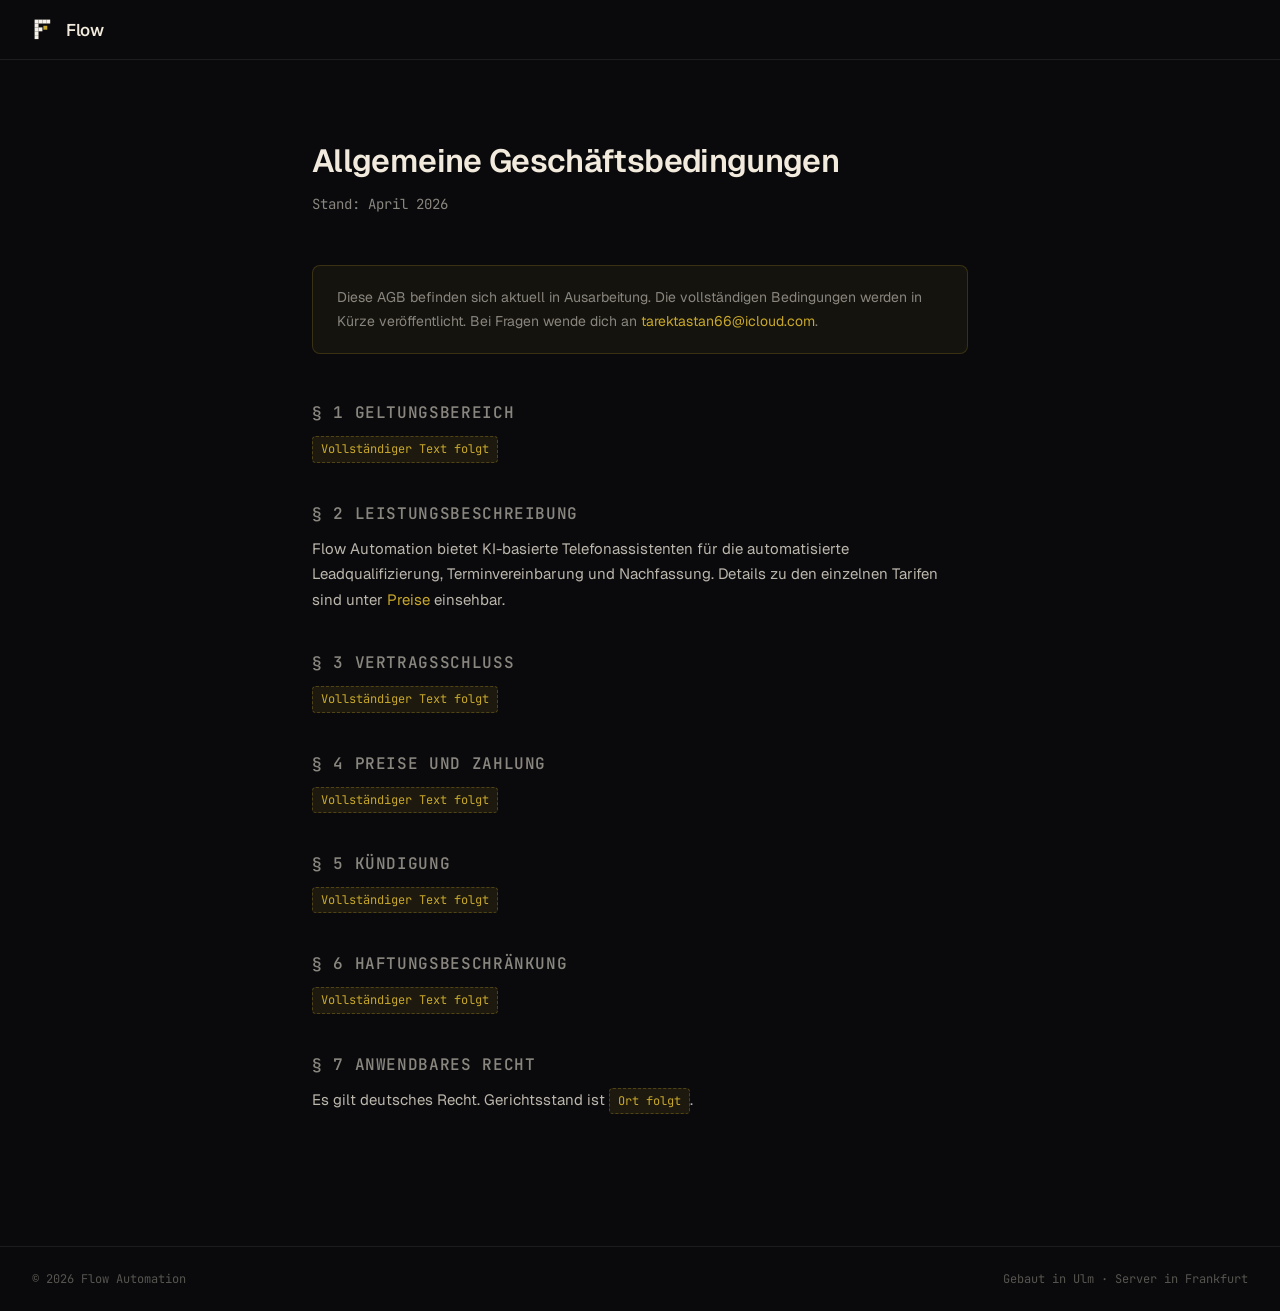
<file: agb.html>
<!doctype html>
<html lang="de">
<head>
<meta charset="utf-8" />
<title>AGB — Flow Automation</title>
<meta name="viewport" content="width=device-width, initial-scale=1" />
<link rel="preconnect" href="https://fonts.googleapis.com">
<link rel="preconnect" href="https://fonts.gstatic.com" crossorigin>
<link rel="stylesheet" href="https://fonts.googleapis.com/css2?family=Geist:wght@300;400;450;500;550;600&family=JetBrains+Mono:wght@400;500;600&display=swap">
<link rel="icon" type="image/svg+xml" href="data:image/svg+xml,<svg viewBox='0 0 80 80' xmlns='http://www.w3.org/2000/svg'><g fill='%23F5F0E8'><rect x='8' y='8' width='12' height='12'/><rect x='20' y='8' width='12' height='12'/><rect x='32' y='8' width='12' height='12'/><rect x='44' y='8' width='12' height='12'/><rect x='8' y='20' width='12' height='12'/><rect x='8' y='32' width='12' height='12'/><rect x='8' y='44' width='12' height='12'/><rect x='8' y='56' width='12' height='12'/><rect x='20' y='32' width='12' height='12'/></g><rect x='35' y='27' width='12' height='12' fill='%23C8A82A'/></svg>" />
<style>
:root {
  --bg: #0a0a0c;
  --bg-elev-1: #101014;
  --border: rgba(255,255,255,0.08);
  --cream: oklch(0.94 0.02 85);
  --muted: oklch(0.62 0.01 85);
  --subtle: oklch(0.45 0.008 85);
  --mint: #C8A82A;
  --font-sans: "Geist", -apple-system, sans-serif;
  --font-mono: "JetBrains Mono", monospace;
}
*, *::before, *::after { box-sizing: border-box; }
html, body { margin: 0; padding: 0; background: var(--bg); color: var(--cream); font-family: var(--font-sans); }
a { color: var(--mint); text-decoration: none; }
a:hover { text-decoration: underline; }

.nav { border-bottom: 1px solid var(--border); padding: 0 32px; height: 60px; display: flex; align-items: center; }
.nav-brand { display: flex; align-items: center; gap: 8px; font-weight: 550; font-size: 17px; letter-spacing: -0.02em; color: var(--cream); text-decoration: none; }

.container { max-width: 720px; margin: 0 auto; padding: 80px 32px 120px; }
h1 { font-size: 32px; font-weight: 600; letter-spacing: -0.02em; margin: 0 0 12px; }
.subtitle { font-size: 14px; color: var(--muted); font-family: var(--font-mono); margin: 0 0 48px; }
h2 { font-size: 16px; font-weight: 550; color: var(--muted); letter-spacing: 0.04em; text-transform: uppercase; font-family: var(--font-mono); margin: 40px 0 12px; }
p { font-size: 15px; line-height: 1.7; color: oklch(0.78 0.015 85); margin: 0 0 12px; }
.placeholder { display: inline-block; background: rgba(200,168,42,0.1); border: 1px dashed rgba(200,168,42,0.3); color: var(--mint); font-family: var(--font-mono); font-size: 12px; padding: 2px 8px; border-radius: 4px; }
.notice { background: rgba(200,168,42,0.06); border: 1px solid rgba(200,168,42,0.2); border-radius: 8px; padding: 20px 24px; margin: 48px 0; }
.notice p { color: var(--muted); font-size: 14px; margin: 0; }

.footer-bar { border-top: 1px solid var(--border); padding: 24px 32px; font-size: 12px; color: var(--subtle); font-family: var(--font-mono); display: flex; justify-content: space-between; }
</style>
</head>
<body>

<nav class="nav">
  <a href="/" class="nav-brand">
    <svg viewBox="0 0 80 80" width="26" height="26" xmlns="http://www.w3.org/2000/svg" style="flex-shrink:0;">
      <g fill="#F5F0E8">
        <rect x="8" y="8" width="12" height="12"/>
        <rect x="20" y="8" width="12" height="12"/>
        <rect x="32" y="8" width="12" height="12"/>
        <rect x="44" y="8" width="12" height="12"/>
        <rect x="8" y="20" width="12" height="12"/>
        <rect x="8" y="32" width="12" height="12"/>
        <rect x="8" y="44" width="12" height="12"/>
        <rect x="8" y="56" width="12" height="12"/>
        <rect x="20" y="32" width="12" height="12"/>
      </g>
      <rect x="35" y="27" width="12" height="12" fill="#C8A82A"/>
    </svg>
    Flow
  </a>
</nav>

<div class="container">
  <h1>Allgemeine Geschäftsbedingungen</h1>
  <p class="subtitle">Stand: April 2026</p>

  <div class="notice">
    <p>Diese AGB befinden sich aktuell in Ausarbeitung. Die vollständigen Bedingungen werden in Kürze veröffentlicht. Bei Fragen wende dich an <a href="mailto:tarektastan66@icloud.com">tarektastan66@icloud.com</a>.</p>
  </div>

  <h2>§ 1 Geltungsbereich</h2>
  <p><span class="placeholder">Vollständiger Text folgt</span></p>

  <h2>§ 2 Leistungsbeschreibung</h2>
  <p>Flow Automation bietet KI-basierte Telefonassistenten für die automatisierte Leadqualifizierung, Terminvereinbarung und Nachfassung. Details zu den einzelnen Tarifen sind unter <a href="/#pricing">Preise</a> einsehbar.</p>

  <h2>§ 3 Vertragsschluss</h2>
  <p><span class="placeholder">Vollständiger Text folgt</span></p>

  <h2>§ 4 Preise und Zahlung</h2>
  <p><span class="placeholder">Vollständiger Text folgt</span></p>

  <h2>§ 5 Kündigung</h2>
  <p><span class="placeholder">Vollständiger Text folgt</span></p>

  <h2>§ 6 Haftungsbeschränkung</h2>
  <p><span class="placeholder">Vollständiger Text folgt</span></p>

  <h2>§ 7 Anwendbares Recht</h2>
  <p>Es gilt deutsches Recht. Gerichtsstand ist <span class="placeholder">Ort folgt</span>.</p>
</div>

<div class="footer-bar">
  <span>© 2026 Flow Automation</span>
  <span>Gebaut in Ulm · Server in Frankfurt</span>
</div>

</body>
</html>
</file>
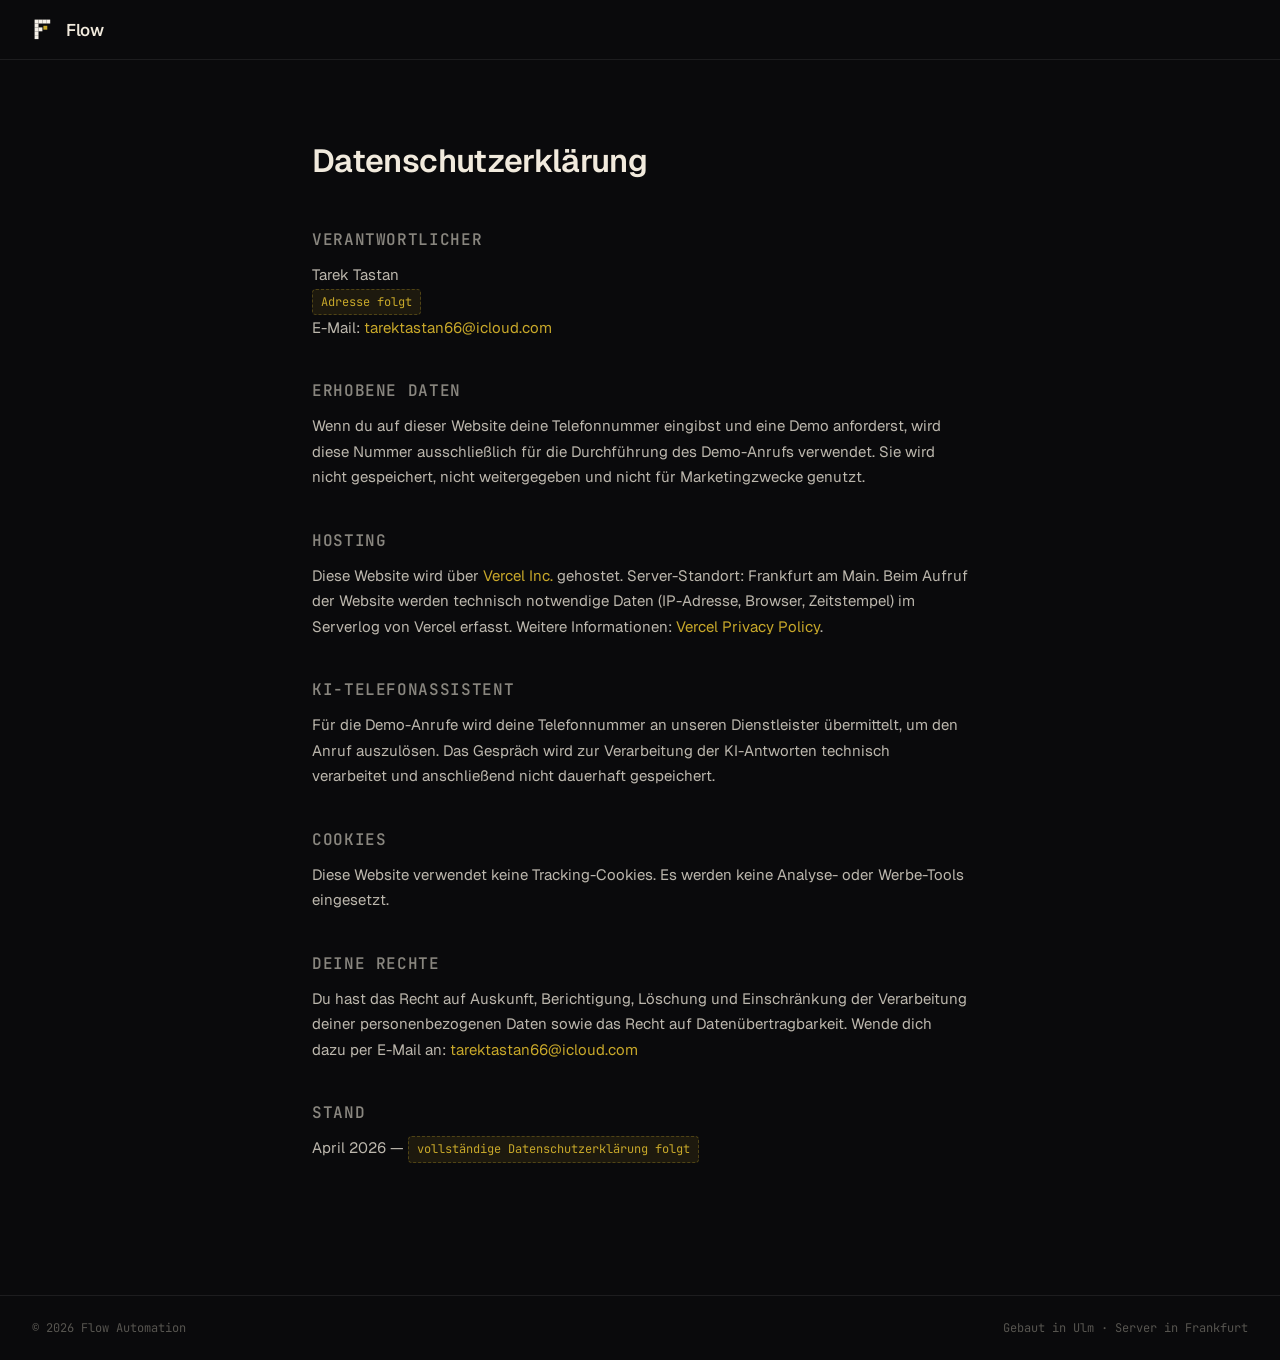
<file: datenschutz.html>
<!doctype html>
<html lang="de">
<head>
<meta charset="utf-8" />
<title>Datenschutz — Flow Automation</title>
<meta name="viewport" content="width=device-width, initial-scale=1" />
<link rel="preconnect" href="https://fonts.googleapis.com">
<link rel="preconnect" href="https://fonts.gstatic.com" crossorigin>
<link rel="stylesheet" href="https://fonts.googleapis.com/css2?family=Geist:wght@300;400;450;500;550;600&family=JetBrains+Mono:wght@400;500;600&display=swap">
<link rel="icon" type="image/svg+xml" href="data:image/svg+xml,<svg viewBox='0 0 80 80' xmlns='http://www.w3.org/2000/svg'><g fill='%23F5F0E8'><rect x='8' y='8' width='12' height='12'/><rect x='20' y='8' width='12' height='12'/><rect x='32' y='8' width='12' height='12'/><rect x='44' y='8' width='12' height='12'/><rect x='8' y='20' width='12' height='12'/><rect x='8' y='32' width='12' height='12'/><rect x='8' y='44' width='12' height='12'/><rect x='8' y='56' width='12' height='12'/><rect x='20' y='32' width='12' height='12'/></g><rect x='35' y='27' width='12' height='12' fill='%23C8A82A'/></svg>" />
<style>
:root {
  --bg: #0a0a0c;
  --bg-elev-1: #101014;
  --border: rgba(255,255,255,0.08);
  --cream: oklch(0.94 0.02 85);
  --muted: oklch(0.62 0.01 85);
  --subtle: oklch(0.45 0.008 85);
  --mint: #C8A82A;
  --font-sans: "Geist", -apple-system, sans-serif;
  --font-mono: "JetBrains Mono", monospace;
}
*, *::before, *::after { box-sizing: border-box; }
html, body { margin: 0; padding: 0; background: var(--bg); color: var(--cream); font-family: var(--font-sans); }
a { color: var(--mint); text-decoration: none; }
a:hover { text-decoration: underline; }

.nav { border-bottom: 1px solid var(--border); padding: 0 32px; height: 60px; display: flex; align-items: center; }
.nav-brand { display: flex; align-items: center; gap: 8px; font-weight: 550; font-size: 17px; letter-spacing: -0.02em; color: var(--cream); text-decoration: none; }

.container { max-width: 720px; margin: 0 auto; padding: 80px 32px 120px; }
h1 { font-size: 32px; font-weight: 600; letter-spacing: -0.02em; margin: 0 0 48px; }
h2 { font-size: 16px; font-weight: 550; color: var(--muted); letter-spacing: 0.04em; text-transform: uppercase; font-family: var(--font-mono); margin: 40px 0 12px; }
p { font-size: 15px; line-height: 1.7; color: oklch(0.78 0.015 85); margin: 0 0 12px; }
.placeholder { display: inline-block; background: rgba(200,168,42,0.1); border: 1px dashed rgba(200,168,42,0.3); color: var(--mint); font-family: var(--font-mono); font-size: 12px; padding: 2px 8px; border-radius: 4px; }

.footer-bar { border-top: 1px solid var(--border); padding: 24px 32px; font-size: 12px; color: var(--subtle); font-family: var(--font-mono); display: flex; justify-content: space-between; }
</style>
</head>
<body>

<nav class="nav">
  <a href="/" class="nav-brand">
    <svg viewBox="0 0 80 80" width="26" height="26" xmlns="http://www.w3.org/2000/svg" style="flex-shrink:0;">
      <g fill="#F5F0E8">
        <rect x="8" y="8" width="12" height="12"/>
        <rect x="20" y="8" width="12" height="12"/>
        <rect x="32" y="8" width="12" height="12"/>
        <rect x="44" y="8" width="12" height="12"/>
        <rect x="8" y="20" width="12" height="12"/>
        <rect x="8" y="32" width="12" height="12"/>
        <rect x="8" y="44" width="12" height="12"/>
        <rect x="8" y="56" width="12" height="12"/>
        <rect x="20" y="32" width="12" height="12"/>
      </g>
      <rect x="35" y="27" width="12" height="12" fill="#C8A82A"/>
    </svg>
    Flow
  </a>
</nav>

<div class="container">
  <h1>Datenschutzerklärung</h1>

  <h2>Verantwortlicher</h2>
  <p>
    Tarek Tastan<br>
    <span class="placeholder">Adresse folgt</span><br>
    E-Mail: <a href="mailto:tarektastan66@icloud.com">tarektastan66@icloud.com</a>
  </p>

  <h2>Erhobene Daten</h2>
  <p>Wenn du auf dieser Website deine Telefonnummer eingibst und eine Demo anforderst, wird diese Nummer ausschließlich für die Durchführung des Demo-Anrufs verwendet. Sie wird nicht gespeichert, nicht weitergegeben und nicht für Marketingzwecke genutzt.</p>

  <h2>Hosting</h2>
  <p>Diese Website wird über <a href="https://vercel.com" target="_blank" rel="noopener">Vercel Inc.</a> gehostet. Server-Standort: Frankfurt am Main. Beim Aufruf der Website werden technisch notwendige Daten (IP-Adresse, Browser, Zeitstempel) im Serverlog von Vercel erfasst. Weitere Informationen: <a href="https://vercel.com/legal/privacy-policy" target="_blank" rel="noopener">Vercel Privacy Policy</a>.</p>

  <h2>KI-Telefonassistent</h2>
  <p>Für die Demo-Anrufe wird deine Telefonnummer an unseren Dienstleister übermittelt, um den Anruf auszulösen. Das Gespräch wird zur Verarbeitung der KI-Antworten technisch verarbeitet und anschließend nicht dauerhaft gespeichert.</p>

  <h2>Cookies</h2>
  <p>Diese Website verwendet keine Tracking-Cookies. Es werden keine Analyse- oder Werbe-Tools eingesetzt.</p>

  <h2>Deine Rechte</h2>
  <p>Du hast das Recht auf Auskunft, Berichtigung, Löschung und Einschränkung der Verarbeitung deiner personenbezogenen Daten sowie das Recht auf Datenübertragbarkeit. Wende dich dazu per E-Mail an: <a href="mailto:tarektastan66@icloud.com">tarektastan66@icloud.com</a></p>

  <h2>Stand</h2>
  <p>April 2026 — <span class="placeholder">vollständige Datenschutzerklärung folgt</span></p>
</div>

<div class="footer-bar">
  <span>© 2026 Flow Automation</span>
  <span>Gebaut in Ulm · Server in Frankfurt</span>
</div>

</body>
</html>
</file>
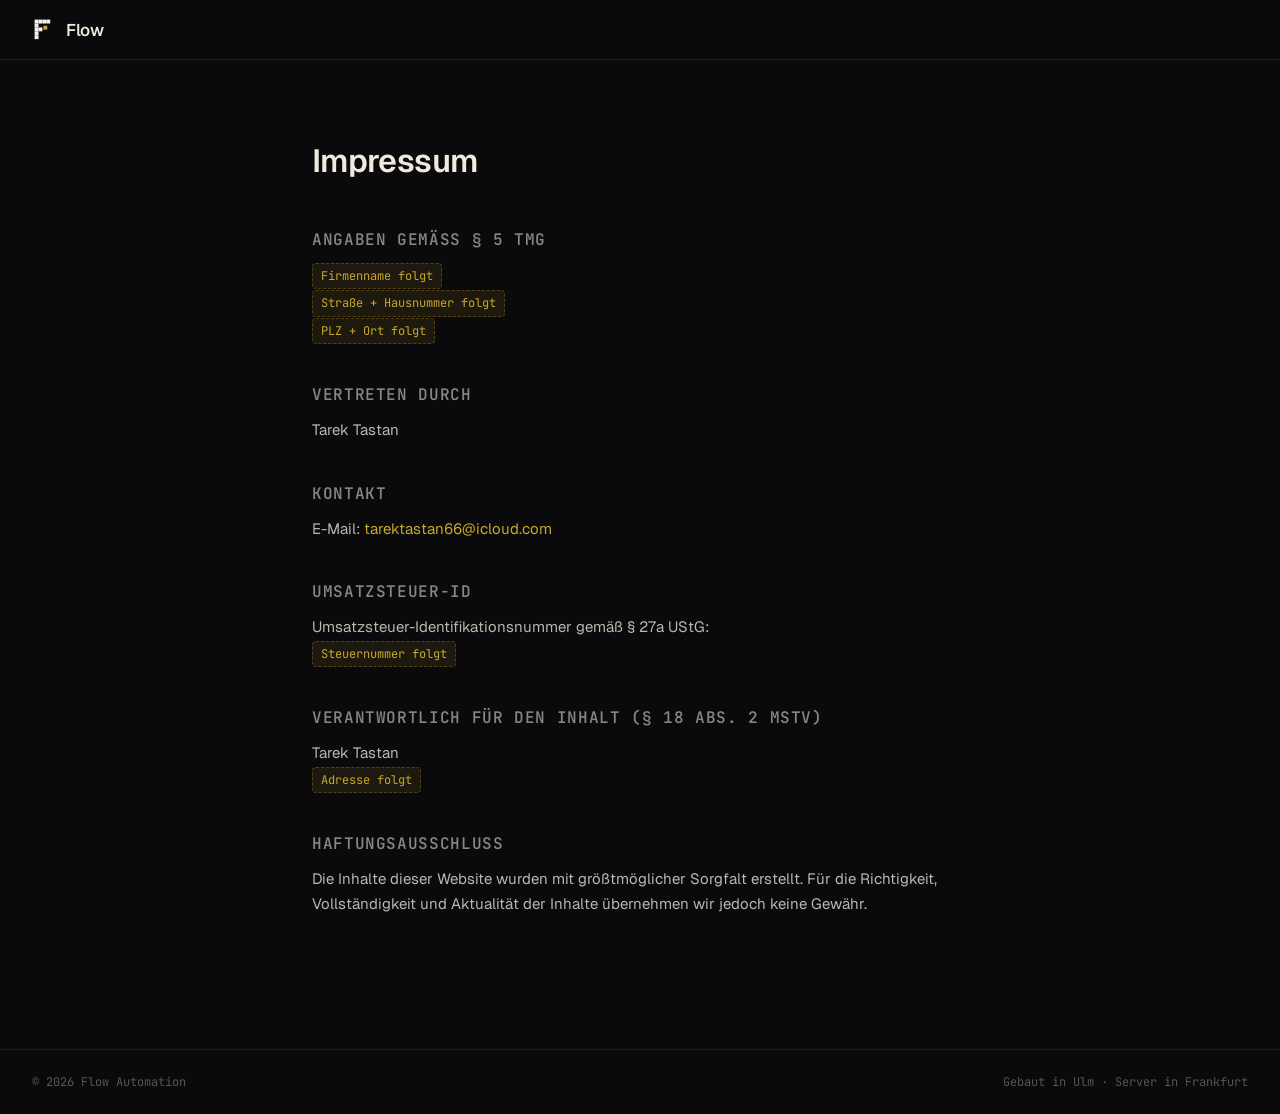
<file: impressum.html>
<!doctype html>
<html lang="de">
<head>
<meta charset="utf-8" />
<title>Impressum — Flow Automation</title>
<meta name="viewport" content="width=device-width, initial-scale=1" />
<link rel="preconnect" href="https://fonts.googleapis.com">
<link rel="preconnect" href="https://fonts.gstatic.com" crossorigin>
<link rel="stylesheet" href="https://fonts.googleapis.com/css2?family=Geist:wght@300;400;450;500;550;600&family=JetBrains+Mono:wght@400;500;600&display=swap">
<link rel="icon" type="image/svg+xml" href="data:image/svg+xml,<svg viewBox='0 0 80 80' xmlns='http://www.w3.org/2000/svg'><g fill='%23F5F0E8'><rect x='8' y='8' width='12' height='12'/><rect x='20' y='8' width='12' height='12'/><rect x='32' y='8' width='12' height='12'/><rect x='44' y='8' width='12' height='12'/><rect x='8' y='20' width='12' height='12'/><rect x='8' y='32' width='12' height='12'/><rect x='8' y='44' width='12' height='12'/><rect x='8' y='56' width='12' height='12'/><rect x='20' y='32' width='12' height='12'/></g><rect x='35' y='27' width='12' height='12' fill='%23C8A82A'/></svg>" />
<style>
:root {
  --bg: #0a0a0c;
  --bg-elev-1: #101014;
  --border: rgba(255,255,255,0.08);
  --cream: oklch(0.94 0.02 85);
  --muted: oklch(0.62 0.01 85);
  --subtle: oklch(0.45 0.008 85);
  --mint: #C8A82A;
  --font-sans: "Geist", -apple-system, sans-serif;
  --font-mono: "JetBrains Mono", monospace;
}
*, *::before, *::after { box-sizing: border-box; }
html, body { margin: 0; padding: 0; background: var(--bg); color: var(--cream); font-family: var(--font-sans); }
a { color: var(--mint); text-decoration: none; }
a:hover { text-decoration: underline; }

.nav { border-bottom: 1px solid var(--border); padding: 0 32px; height: 60px; display: flex; align-items: center; }
.nav-brand { display: flex; align-items: center; gap: 8px; font-weight: 550; font-size: 17px; letter-spacing: -0.02em; color: var(--cream); text-decoration: none; }

.container { max-width: 720px; margin: 0 auto; padding: 80px 32px 120px; }
h1 { font-size: 32px; font-weight: 600; letter-spacing: -0.02em; margin: 0 0 48px; }
h2 { font-size: 16px; font-weight: 550; color: var(--muted); letter-spacing: 0.04em; text-transform: uppercase; font-family: var(--font-mono); margin: 40px 0 12px; }
p { font-size: 15px; line-height: 1.7; color: oklch(0.78 0.015 85); margin: 0 0 12px; }
.placeholder { display: inline-block; background: rgba(200,168,42,0.1); border: 1px dashed rgba(200,168,42,0.3); color: var(--mint); font-family: var(--font-mono); font-size: 12px; padding: 2px 8px; border-radius: 4px; }

.footer-bar { border-top: 1px solid var(--border); padding: 24px 32px; font-size: 12px; color: var(--subtle); font-family: var(--font-mono); display: flex; justify-content: space-between; }
</style>
</head>
<body>

<nav class="nav">
  <a href="/" class="nav-brand">
    <svg viewBox="0 0 80 80" width="26" height="26" xmlns="http://www.w3.org/2000/svg" style="flex-shrink:0;">
      <g fill="#F5F0E8">
        <rect x="8" y="8" width="12" height="12"/>
        <rect x="20" y="8" width="12" height="12"/>
        <rect x="32" y="8" width="12" height="12"/>
        <rect x="44" y="8" width="12" height="12"/>
        <rect x="8" y="20" width="12" height="12"/>
        <rect x="8" y="32" width="12" height="12"/>
        <rect x="8" y="44" width="12" height="12"/>
        <rect x="8" y="56" width="12" height="12"/>
        <rect x="20" y="32" width="12" height="12"/>
      </g>
      <rect x="35" y="27" width="12" height="12" fill="#C8A82A"/>
    </svg>
    Flow
  </a>
</nav>

<div class="container">
  <h1>Impressum</h1>

  <h2>Angaben gemäß § 5 TMG</h2>
  <p>
    <span class="placeholder">Firmenname folgt</span><br>
    <span class="placeholder">Straße + Hausnummer folgt</span><br>
    <span class="placeholder">PLZ + Ort folgt</span>
  </p>

  <h2>Vertreten durch</h2>
  <p>Tarek Tastan</p>

  <h2>Kontakt</h2>
  <p>
    E-Mail: <a href="mailto:tarektastan66@icloud.com">tarektastan66@icloud.com</a>
  </p>

  <h2>Umsatzsteuer-ID</h2>
  <p>
    Umsatzsteuer-Identifikationsnummer gemäß § 27a UStG:<br>
    <span class="placeholder">Steuernummer folgt</span>
  </p>

  <h2>Verantwortlich für den Inhalt (§ 18 Abs. 2 MStV)</h2>
  <p>
    Tarek Tastan<br>
    <span class="placeholder">Adresse folgt</span>
  </p>

  <h2>Haftungsausschluss</h2>
  <p>Die Inhalte dieser Website wurden mit größtmöglicher Sorgfalt erstellt. Für die Richtigkeit, Vollständigkeit und Aktualität der Inhalte übernehmen wir jedoch keine Gewähr.</p>
</div>

<div class="footer-bar">
  <span>© 2026 Flow Automation</span>
  <span>Gebaut in Ulm · Server in Frankfurt</span>
</div>

</body>
</html>
</file>
